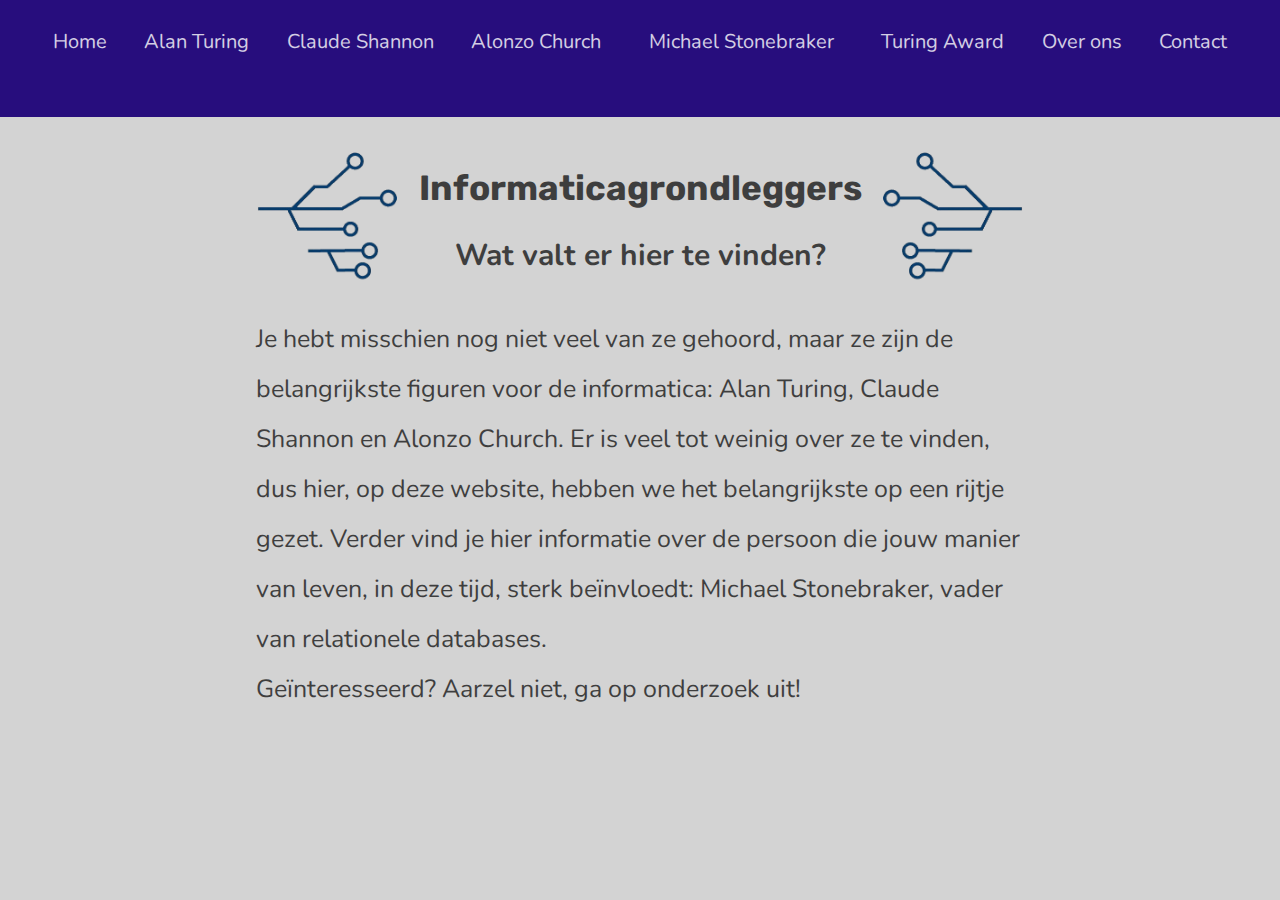
<file: index.html>
<!DOCTYPE html>
<html lang="nl">

<head>
  <meta charset="utf-8" />
  <meta name="viewport" content="width=device-width, initial-scale=1.0" />
  <meta http-equiv="X-UA-Compatible" content="ie=edge" />
  <title>Grondleggers van de informatica</title>
  <link href="https://fonts.googleapis.com/css?family=Nunito&display=swap" rel="stylesheet">
  <link href="https://fonts.googleapis.com/css?family=Rubik&display=swap" rel="stylesheet">
  <link href="./styles.css" rel="stylesheet" type="text/css"/>
  <link rel="icon" href='./img/favicon.ico' />
</head>

<body>
  <header>
    <nav>
      <ul class="mnu mnu-tog">
        <li class="mnu_item" id='home'><a href="#">Home</a></li>
        <li class="mnu_item"><a href="html/alan.html">Alan Turing</a></li>
        <li class="mnu_item"><a href="html/claude.html">Claude Shannon</a></li>
        <li class="mnu_item"><a href="html/alonzo.html">Alonzo Church</a></li>
        <li class="mnu_item" id='dropdown-li'>
          <div class="dropdown">
            <button class='mnubtn'>Michael Stonebraker</button>
            <div class="dropdown-content">
              <a href="./html/levensloop.html">Levensloop</a>
              <a href="./html/werk.html">Werk</a>
              <a href="./html/databases.html">Databases</a>
            </div>
          </div>
        </li>
        <li class="mnu_item"><a href="html/turing_award.html">Turing Award</a></li>
        <li class="mnu_item"><a href="html/about.html">Over ons</a></li>
        <li class="mnu_item"><a href="html/contact.htm">Contact</a></li>
      </ul>
      <div class='burger' onclick='collapseMenu(); removeInfo();'>
        <div class="line1"></div>
        <div class="line2"></div>
        <div class="line3"></div>
      </div>
    </nav>
  </header>
  <div class="text">
    <h1>Informaticagrondleggers</h1>
    <div class="h-img-p">
      <img src="img/homepage_pic_links.png" alt="elektronische wegen" id='home-pic-l' />
      <img src="img/homepage_pic_rechts.png" alt="elektronische wegen" id='home-pic-r' />
      <h2 id="home-h2">Wat valt er hier te vinden?</h2>
    <p class="informatie">
      Je hebt misschien nog niet veel van ze gehoord, maar ze zijn de
      belangrijkste figuren voor de informatica: Alan Turing, Claude Shannon
      en Alonzo Church.
      Er is veel tot weinig over ze te vinden, dus hier, op deze website,
      hebben we het belangrijkste op een rijtje gezet.
      Verder vind je hier
      informatie over de persoon die jouw manier van leven, in deze tijd,
      sterk beïnvloedt: Michael Stonebraker, vader van relationele
      databases. <br />
      Geïnteresseerd? Aarzel niet, ga op onderzoek uit!
    </p>
  </div>
  </div>
  <script src='./scoop.js'></script>
</body>

</html>
</file>
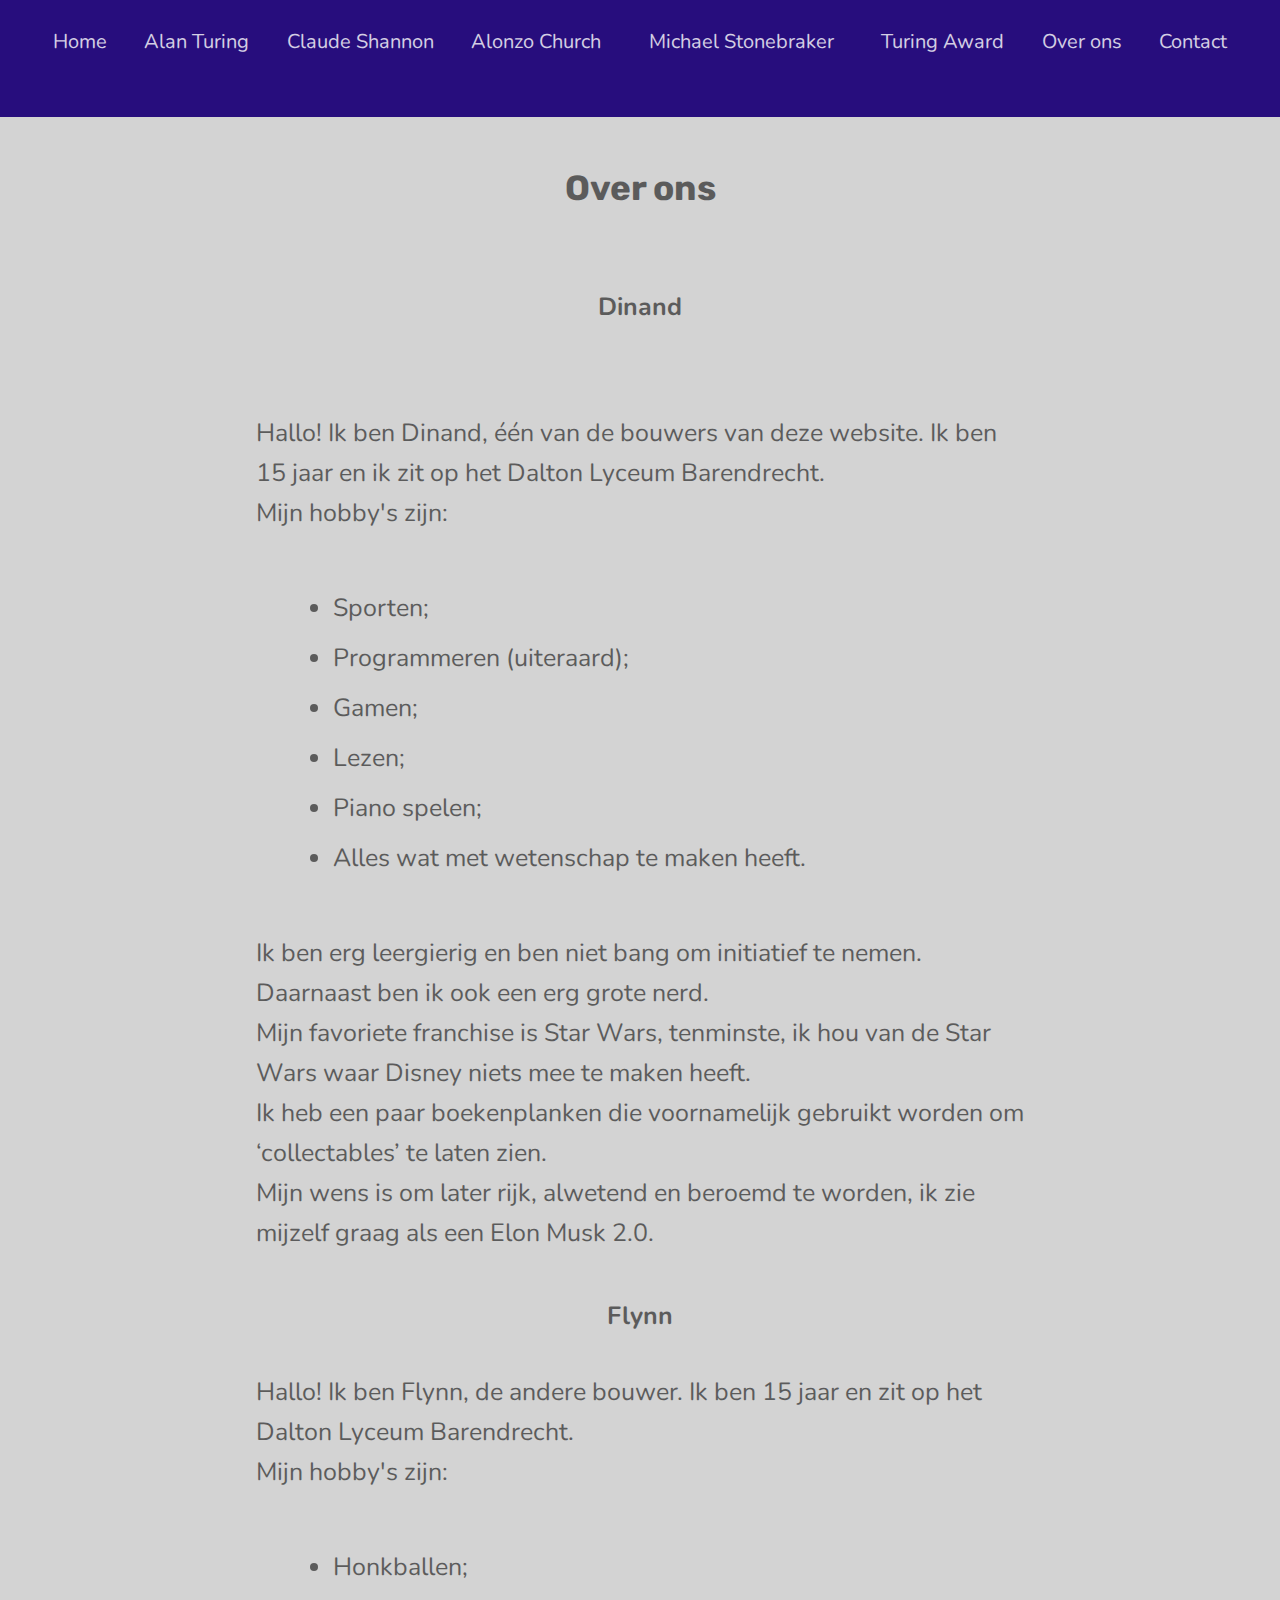
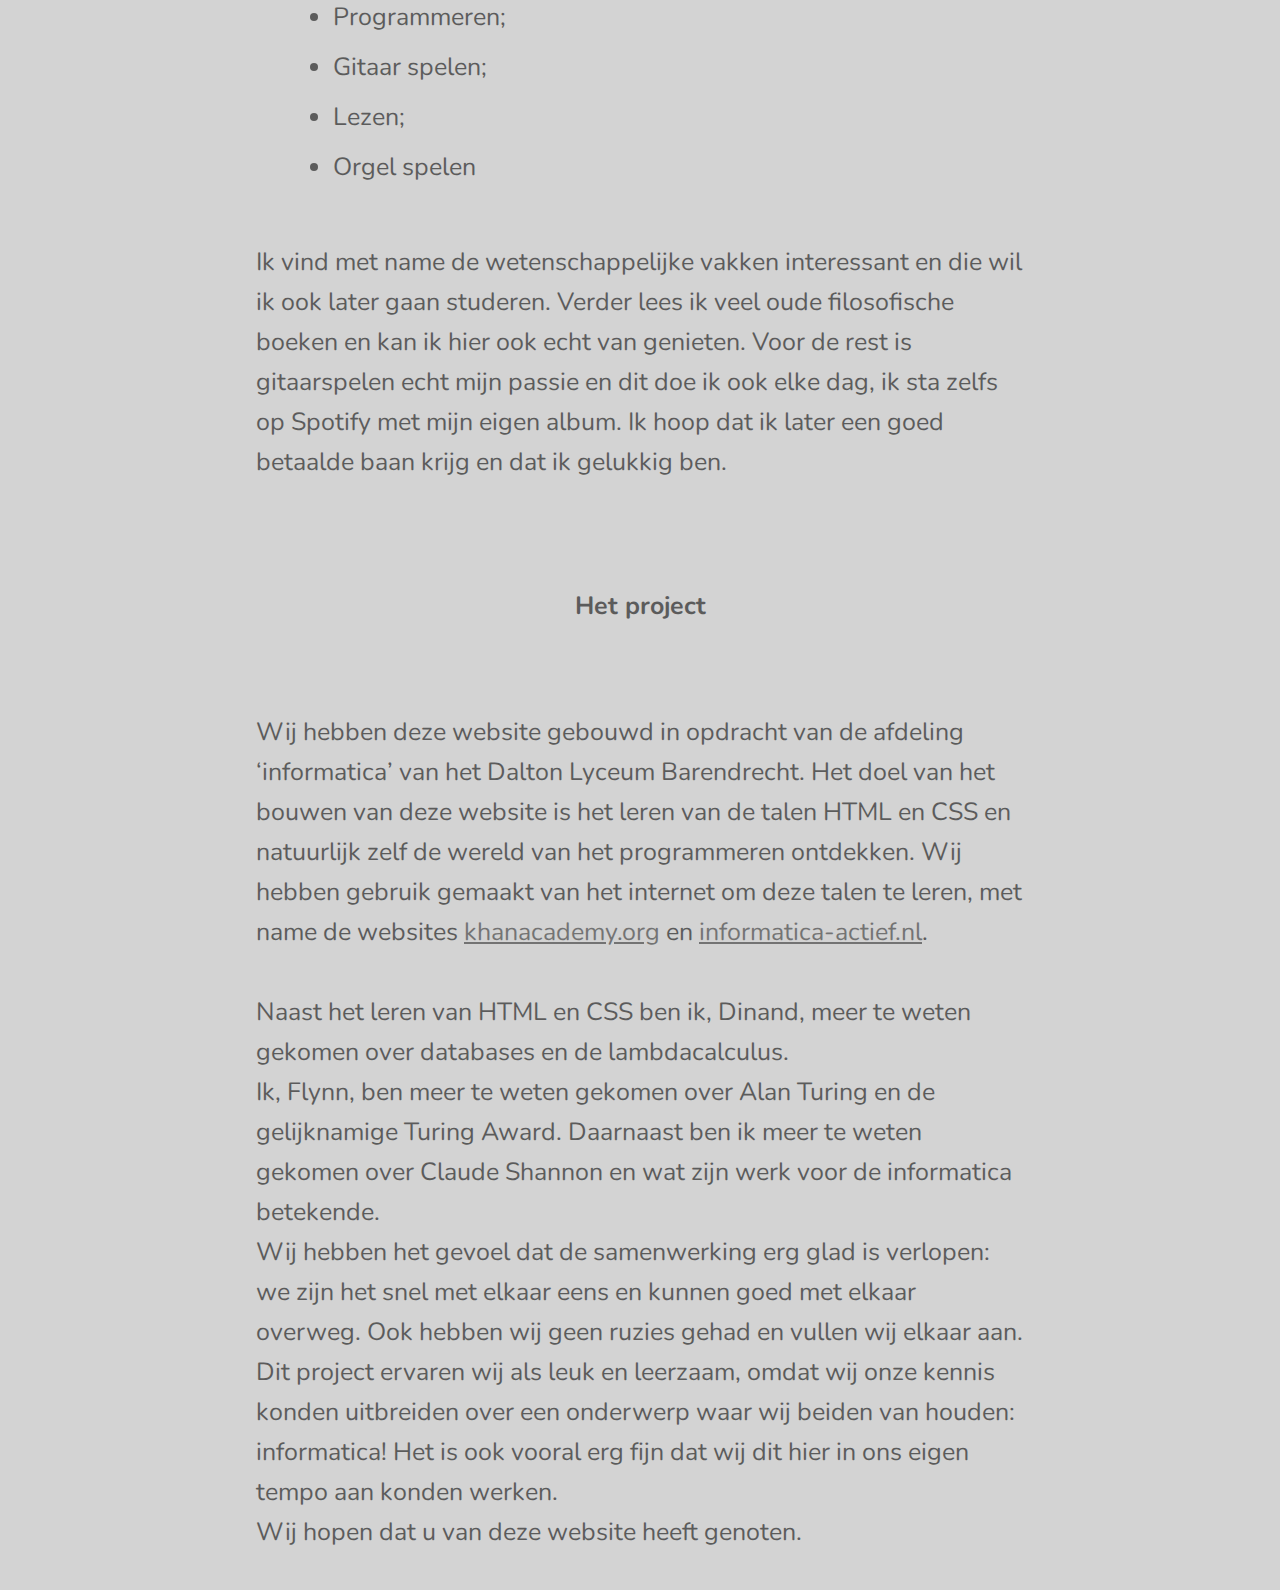
<file: html/about.html>
<!DOCTYPE html>
<html lang="nl">

<head>
  <meta charset="UTF-8" />
  <meta name="viewport" content="width=device-width, initial-scale=1.0" />
  <meta http-equiv="X-UA-Compatible" content="ie=edge" />
  <title>Over ons</title>
  <link href="https://fonts.googleapis.com/css?family=Nunito&display=swap" rel="stylesheet">
  <link href="https://fonts.googleapis.com/css?family=Rubik&display=swap" rel="stylesheet">
  <link href="../styles.css" rel="stylesheet" type="text/css"/>
  <link rel="icon" href='../img/favicon.ico' />
</head>

<body>
  <header>
    <nav class='wrapper'>
      <ul class="mnu">
        <li class="mnu_item"><a href="../index.html">Home</a></li>
        <li class="mnu_item"><a href="alan.html">Alan Turing</a></li>
        <li class="mnu_item"><a href="claude.html">Claude Shannon</a></li>
        <li class="mnu_item"><a href="alonzo.html">Alonzo Church</a></li>
        <li class="mnu_item">
          <div class="dropdown">
            <button class='mnubtn'>Michael Stonebraker</button>
            <div class="dropdown-content">
              <a href="./levensloop.html">Levensloop</a>
              <a href="./werk.html">Werk</a>
              <a href="./databases.html">Databases</a>
            </div>
          </div>
        </li>
        <li class="mnu_item"><a href="turing_award.html">Turing Award</a></li>
        <li class="mnu_item" id='home'><a href="#">Over ons</a></li>
        <li class="mnu_item"><a href="contact.htm">Contact</a></li>
      </ul>
       <div class='burger' onclick='collapseMenu(); removeInfo();'>
        <div class="line1"></div>
        <div class="line2"></div>
        <div class="line3"></div>
      </div>
    </nav>
  </header>
  <div class="text">
  <section>
    <h1>Over ons</h1>
    <br />
    <article>
      <h2 class='onzeNaam'>Dinand</h2>
      <br />
      <p>
        Hallo! Ik ben Dinand, één van de bouwers van deze website. Ik ben 15 jaar en ik zit op het Dalton Lyceum
        Barendrecht.
      </p>
      <p>
        Mijn hobby's zijn:</p>
      <br />
      <ul class='hobbys'>
        <li>Sporten;</li>
        <li>Programmeren (uiteraard);</li>
        <li>Gamen;</li>
        <li>Lezen;</li>
        <li>Piano spelen;</li>
        <li>Alles wat met wetenschap te maken heeft.</li>
      </ul>
      <br />
      <p>
        Ik ben erg leergierig en ben niet bang om initiatief te nemen. Daarnaast ben ik ook een erg grote nerd. <br>
        Mijn favoriete franchise is Star Wars, tenminste, ik hou van de Star Wars waar Disney niets mee te maken heeft.
        <br> Ik heb een paar boekenplanken die voornamelijk gebruikt worden om ‘collectables’ te laten zien.
        <br> Mijn wens is om later rijk, alwetend en beroemd te worden, ik zie mijzelf graag als een Elon Musk 2.0.
      </p>
      <h2 class='onzeNaam'>Flynn</h2>
      <p>
        Hallo! Ik ben Flynn, de andere bouwer. Ik ben 15 jaar en zit op het Dalton Lyceum Barendrecht. <br/>
      </p>
      <p>
        Mijn hobby's zijn:
      </p>
        <br />
        <ul class='hobbys'>
          <li>Honkballen;</li>
          <li>Programmeren;</li>
          <li>Gitaar spelen;</li>
          <li>Lezen;</li>
          <li>Orgel spelen</li>
        </ul>
        <br />
      <p>
        Ik vind met name de wetenschappelijke vakken interessant en die wil ik ook later gaan studeren. Verder lees ik
        veel oude filosofische boeken en kan ik hier ook echt van genieten. Voor de rest is gitaarspelen echt mijn
        passie en dit doe ik ook elke dag, ik sta zelfs op Spotify met mijn eigen album. Ik hoop dat ik later een
        goed betaalde baan krijg en dat ik gelukkig ben.
      </p>
    </article>
    <br/>
    <article class='project'>
      <h2 class='onzeNaam'>Het project</h2>
      <br />
      <p>
        Wij hebben deze website gebouwd in opdracht van de afdeling ‘informatica’ van het Dalton Lyceum Barendrecht.
        Het doel van het bouwen van deze website is het leren van de talen HTML en CSS en natuurlijk zelf de wereld van
        het programmeren ontdekken. Wij hebben gebruik gemaakt van het internet om deze talen te leren, met name de
        websites <a class='click' href="https://nl.khanacademy.org" target="_blank">khanacademy.org</a> en
        <a class='click' href="https://www.informatica-actief.nl" target="_blank">informatica-actief.nl</a>.
        <br /><br />
        Naast het leren
        van HTML en CSS ben ik, Dinand, meer te weten gekomen over databases en de lambdacalculus. <br> Ik, Flynn, ben
        meer te weten gekomen over Alan Turing en de gelijknamige Turing Award. Daarnaast ben ik meer te weten
        gekomen over Claude Shannon en wat zijn werk voor de informatica betekende.
      </p>
      <p>
        Wij hebben het gevoel dat de samenwerking erg glad is verlopen: we zijn het snel met elkaar
        eens en kunnen goed met elkaar
        overweg. Ook hebben wij geen ruzies gehad en vullen wij elkaar aan.
        Dit project ervaren wij als leuk en leerzaam, omdat wij onze kennis konden uitbreiden over een onderwerp
        waar wij beiden van houden: informatica! Het is ook vooral erg fijn dat wij dit hier in ons eigen tempo
        aan konden werken. <br> Wij hopen dat u van deze website heeft genoten.
      </p>
    </article>
  </section>
</div>
  <script src='../scoop.js'></script>
</body>

</html>
</file>
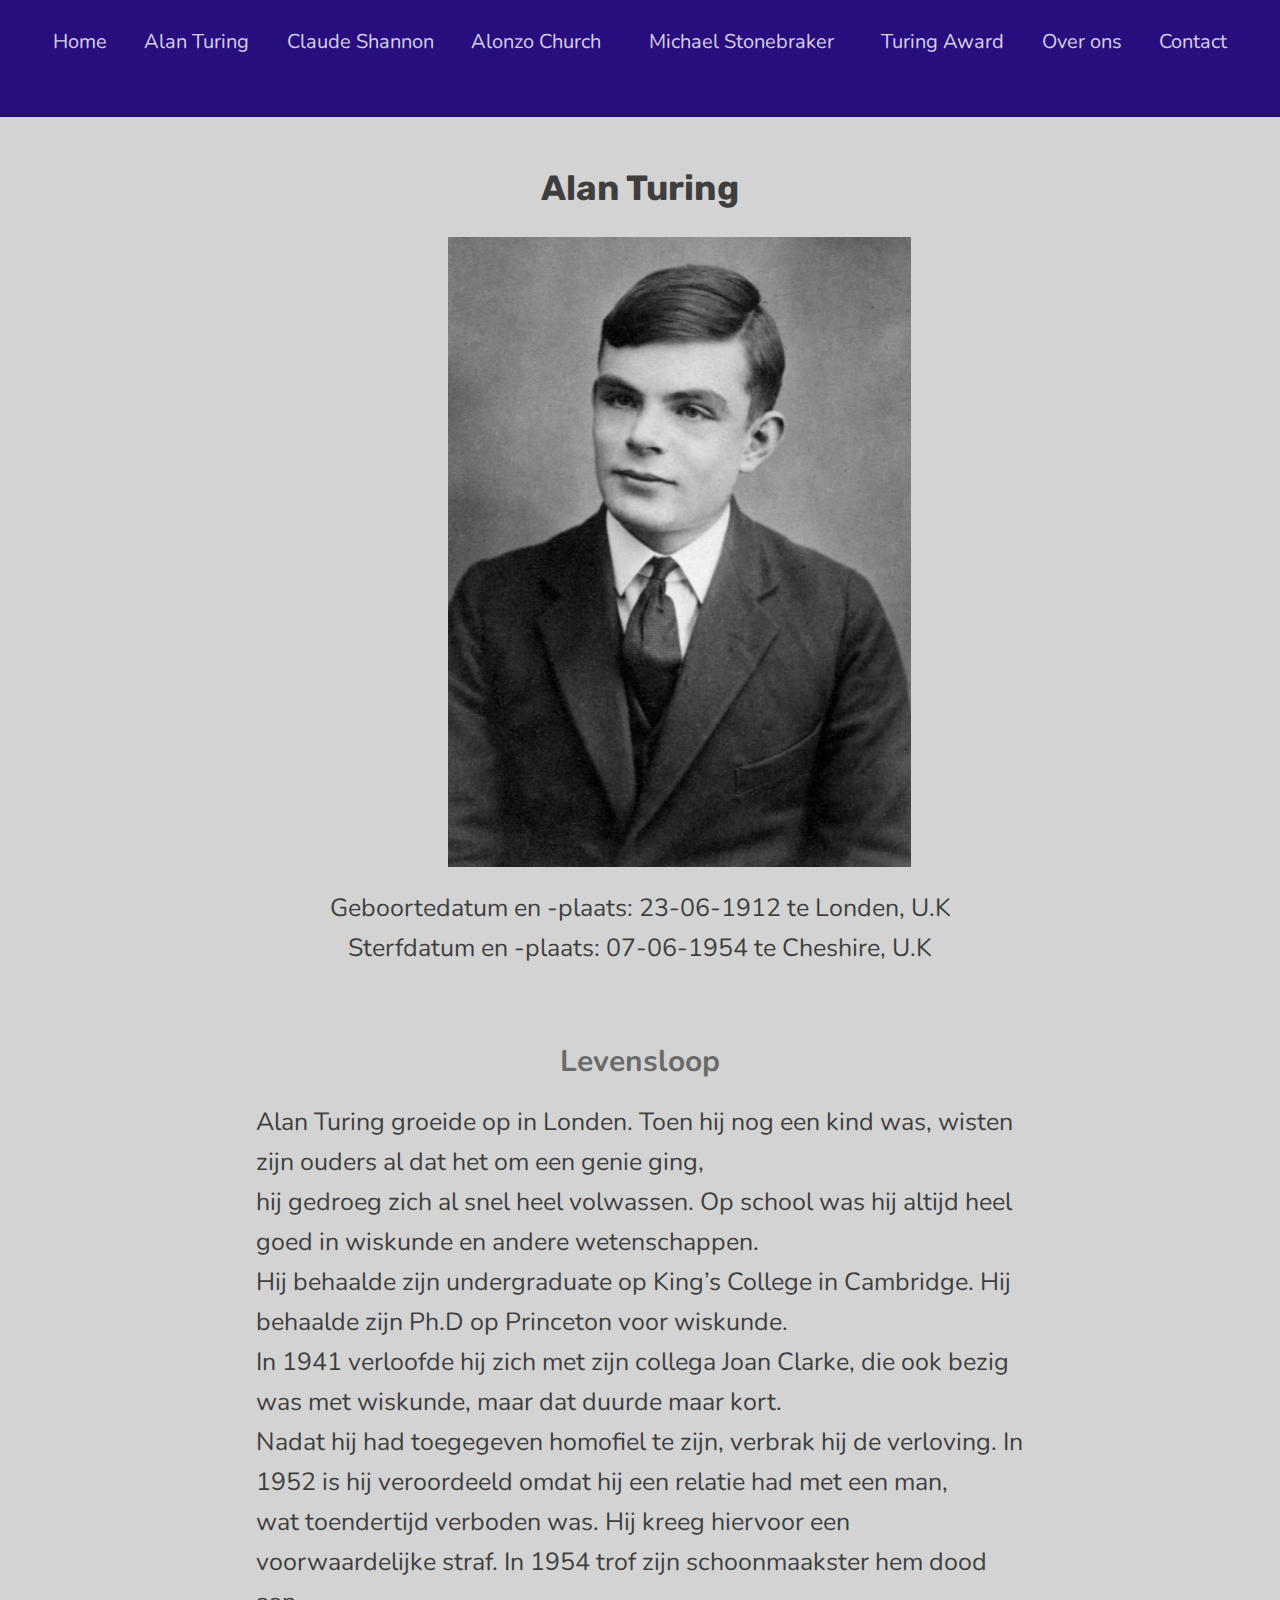
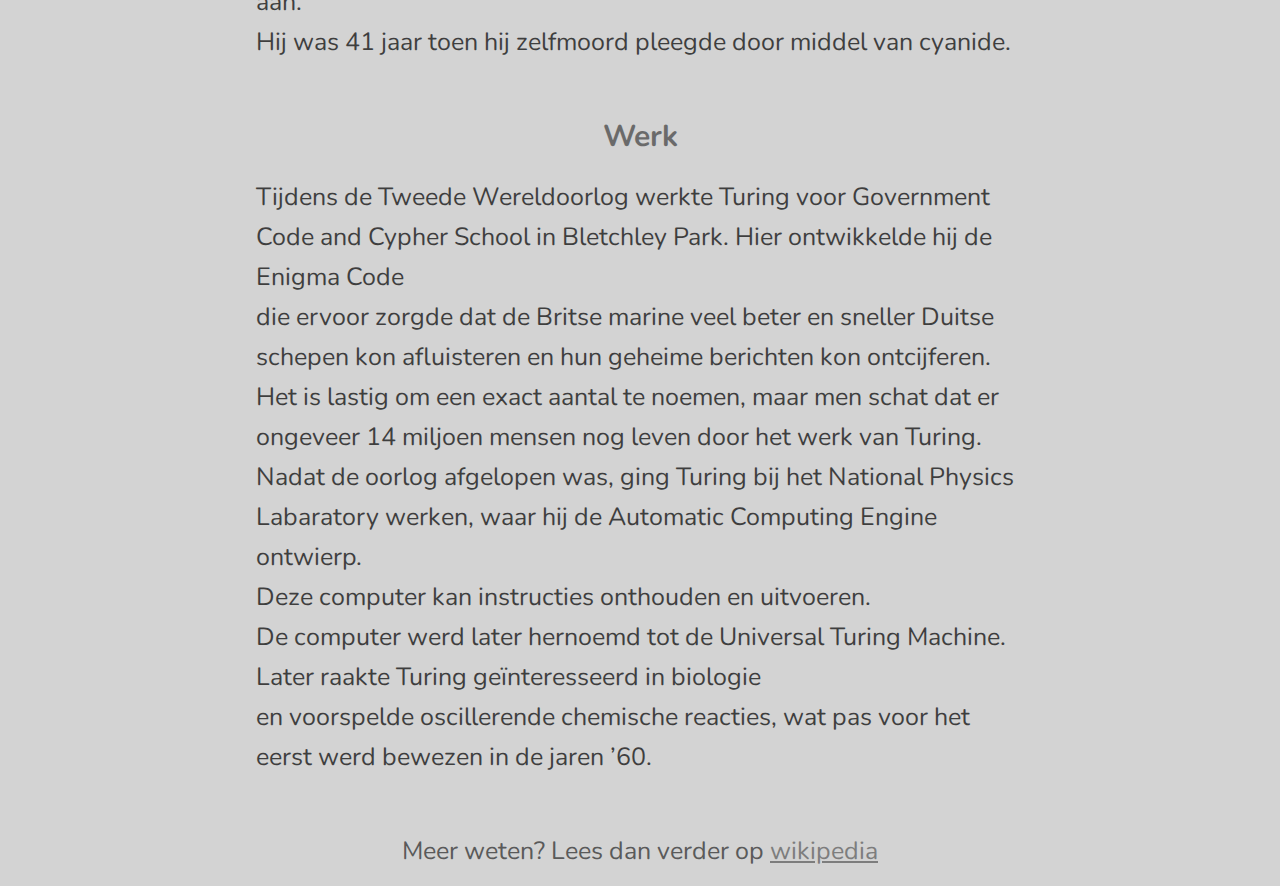
<file: html/alan.html>
<!DOCTYPE html>
<html lang="nl">

<head>
  <meta charset="UTF-8" />
  <meta name="viewport" content="width=device-width, initial-scale=1.0" />
  <meta http-equiv="X-UA-Compatible" content="ie=edge" />
  <title>Alan Turing</title>
  <link href="https://fonts.googleapis.com/css?family=Nunito&display=swap" rel="stylesheet">
  <link href="https://fonts.googleapis.com/css?family=Rubik&display=swap" rel="stylesheet">
  <link href="../styles.css" rel="stylesheet" type="text/css"/>
  <link rel="icon" href='../img/favicon.png' />
</head>

<body>
  <header>
    <nav class='wrapper'>
      <ul class="mnu">
        <li class="mnu_item"><a href="../index.html">Home</a></li>
        <li class="mnu_item" id='home'><a href="#">Alan Turing</a></li>
        <li class="mnu_item"><a href="claude.html">Claude Shannon</a></li>
        <li class="mnu_item"><a href="alonzo.html">Alonzo Church</a></li>
        <li class="mnu_item">
          <div class="dropdown">
            <button class='mnubtn'>Michael Stonebraker</button>
            <div class="dropdown-content">
              <a href="./levensloop.html">Levensloop</a>
              <a href="./werk.html">Werk</a>
              <a href="./databases.html">Databases</a>
            </div>
          </div>
        </li>
        <li class="mnu_item"><a href="turing_award.html">Turing Award</a></li>
        <li class="mnu_item"><a href="about.html">Over ons</a></li>
        <li class="mnu_item"><a href="contact.htm">Contact</a></li>
      </ul>
      <div class='burger' onclick='collapseMenu(); removeInfo();'>
        <div class="line1"></div>
        <div class="line2"></div>
        <div class="line3"></div>
      </div>
    </nav>
  </header>
  <div class="text">
    <h1>Alan Turing</h1>
    <div class="piqbio">
      <img id='turimg' src="../img/alan_turing.jpg" alt="Een jonge Alan Turing." />
      <p class='bio'>
        Geboortedatum en -plaats: 23-06-1912 te Londen, U.K <br />
        Sterfdatum en -plaats: 07-06-1954 te Cheshire, U.K
      </p>
    </div>
    <br />
    <br />
    <article>
      <h2>Levensloop</h2>
      <p>
        Alan Turing groeide op in Londen. Toen hij nog een kind was, wisten
        zijn ouders al dat het om een genie ging, <br />
        hij gedroeg zich al snel heel volwassen. Op school was hij altijd heel
        goed in wiskunde en andere wetenschappen. <br />
        Hij behaalde zijn undergraduate op King’s College in Cambridge. Hij
        behaalde zijn Ph.D op Princeton voor wiskunde. <br />
        In 1941 verloofde hij zich met zijn collega Joan Clarke, die ook bezig
        was met wiskunde, maar dat duurde maar kort. <br />
        Nadat hij had toegegeven homofiel te zijn, verbrak hij de verloving.
        In 1952 is hij veroordeeld omdat hij een relatie had met een man,
        <br />
        wat toendertijd verboden was. Hij kreeg hiervoor een voorwaardelijke
        straf. In 1954 trof zijn schoonmaakster hem dood aan. <br />
        Hij was 41 jaar toen hij zelfmoord pleegde door middel van cyanide.
      </p>
      <br />
      <h2>Werk</h2>
      <p>
        Tijdens de Tweede Wereldoorlog werkte Turing voor Government Code and
        Cypher School in Bletchley Park. Hier ontwikkelde hij de Enigma Code
        <br />
        die ervoor zorgde dat de Britse marine veel beter en sneller Duitse
        schepen kon afluisteren en hun geheime berichten kon ontcijferen.
        <br />
        Het is lastig om een exact aantal te noemen, maar men schat dat er
        ongeveer 14 miljoen mensen nog leven door het werk van Turing. <br />
        Nadat de oorlog afgelopen was, ging Turing bij het National Physics
        Labaratory werken, waar hij de Automatic Computing Engine ontwierp.
        <br />
        Deze computer kan instructies onthouden en uitvoeren. <br />
        De computer werd later hernoemd tot de Universal Turing Machine. Later
        raakte Turing geïnteresseerd in biologie <br />
        en voorspelde oscillerende chemische reacties, wat pas voor het eerst
        werd bewezen in de jaren ’60.
      </p>
    </article>
  <footer>
    <p>Meer weten? Lees dan verder op
      <a class='wiki' href="http://bit.ly/34ZuV5c" target="_blank">wikipedia</a>
    </p>
  </footer>
</div>
  <script src='../scoop.js'></script>
</body>

</html>
</file>
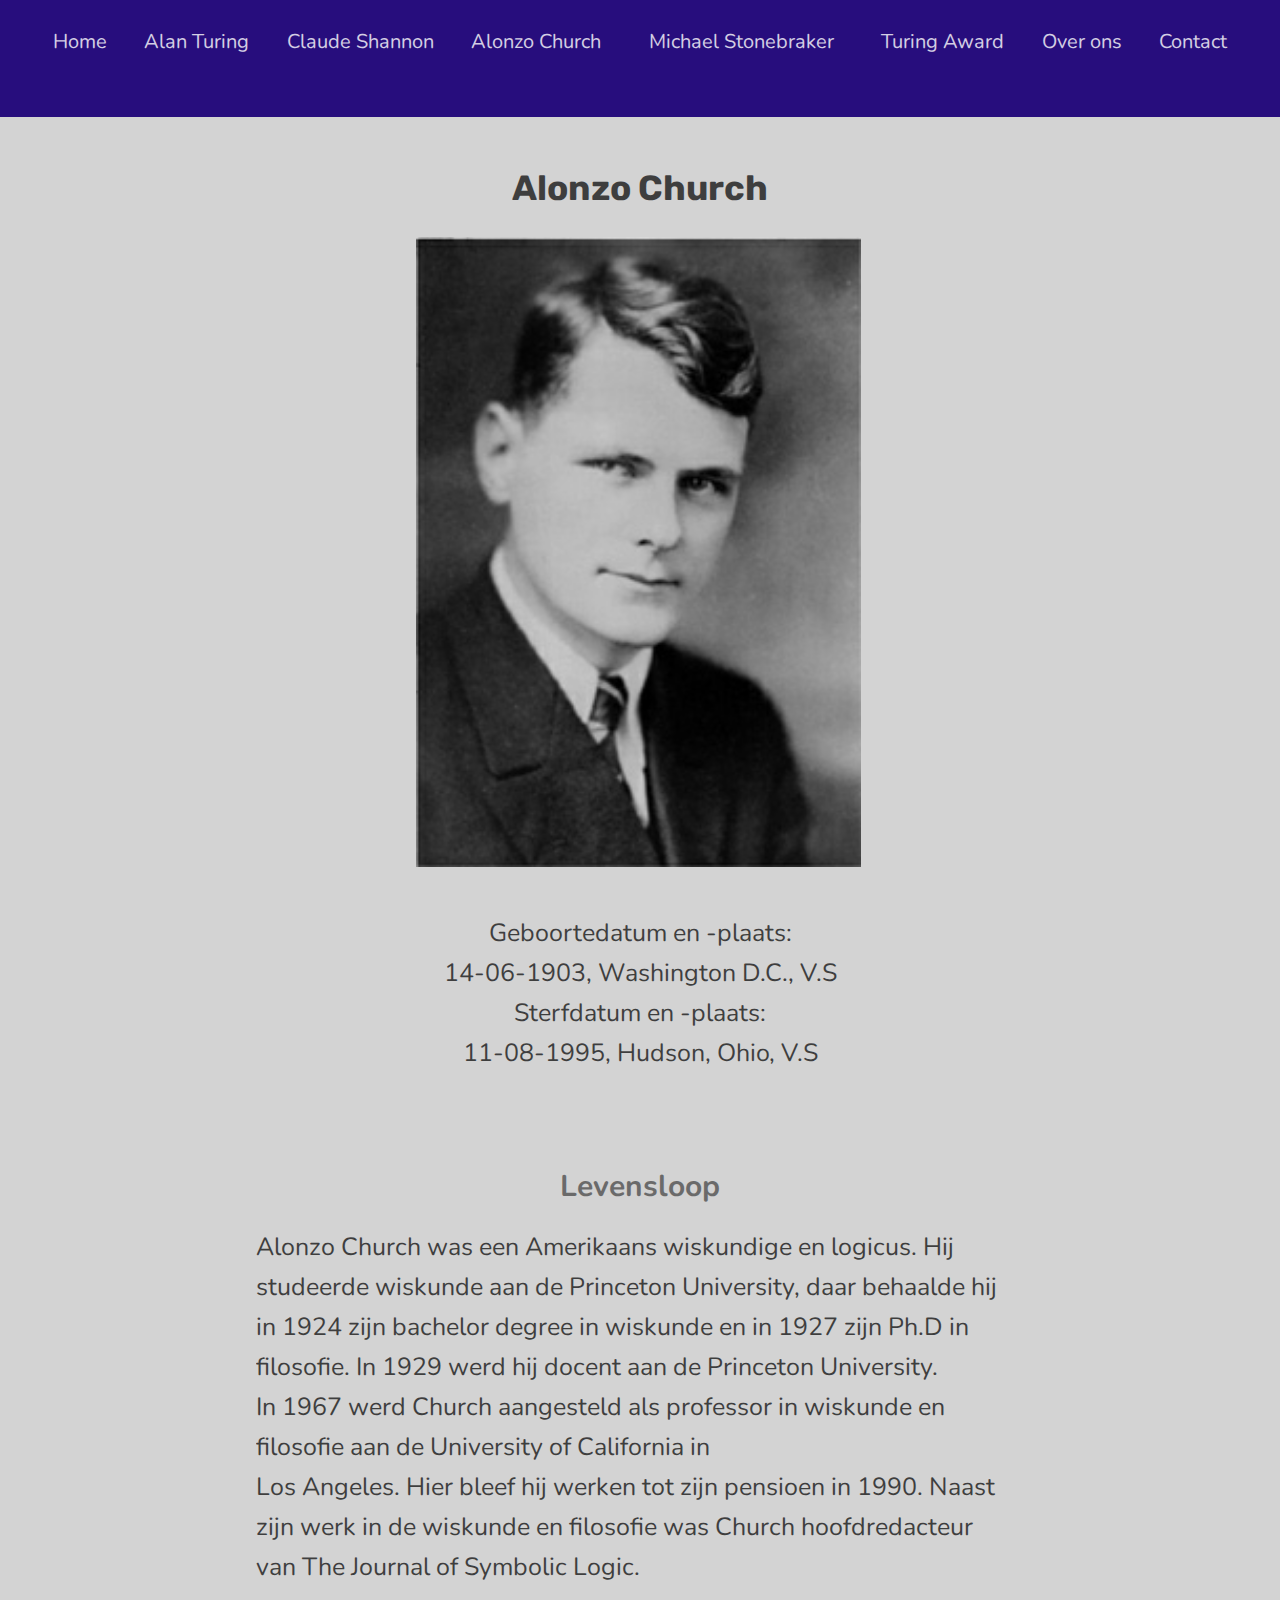
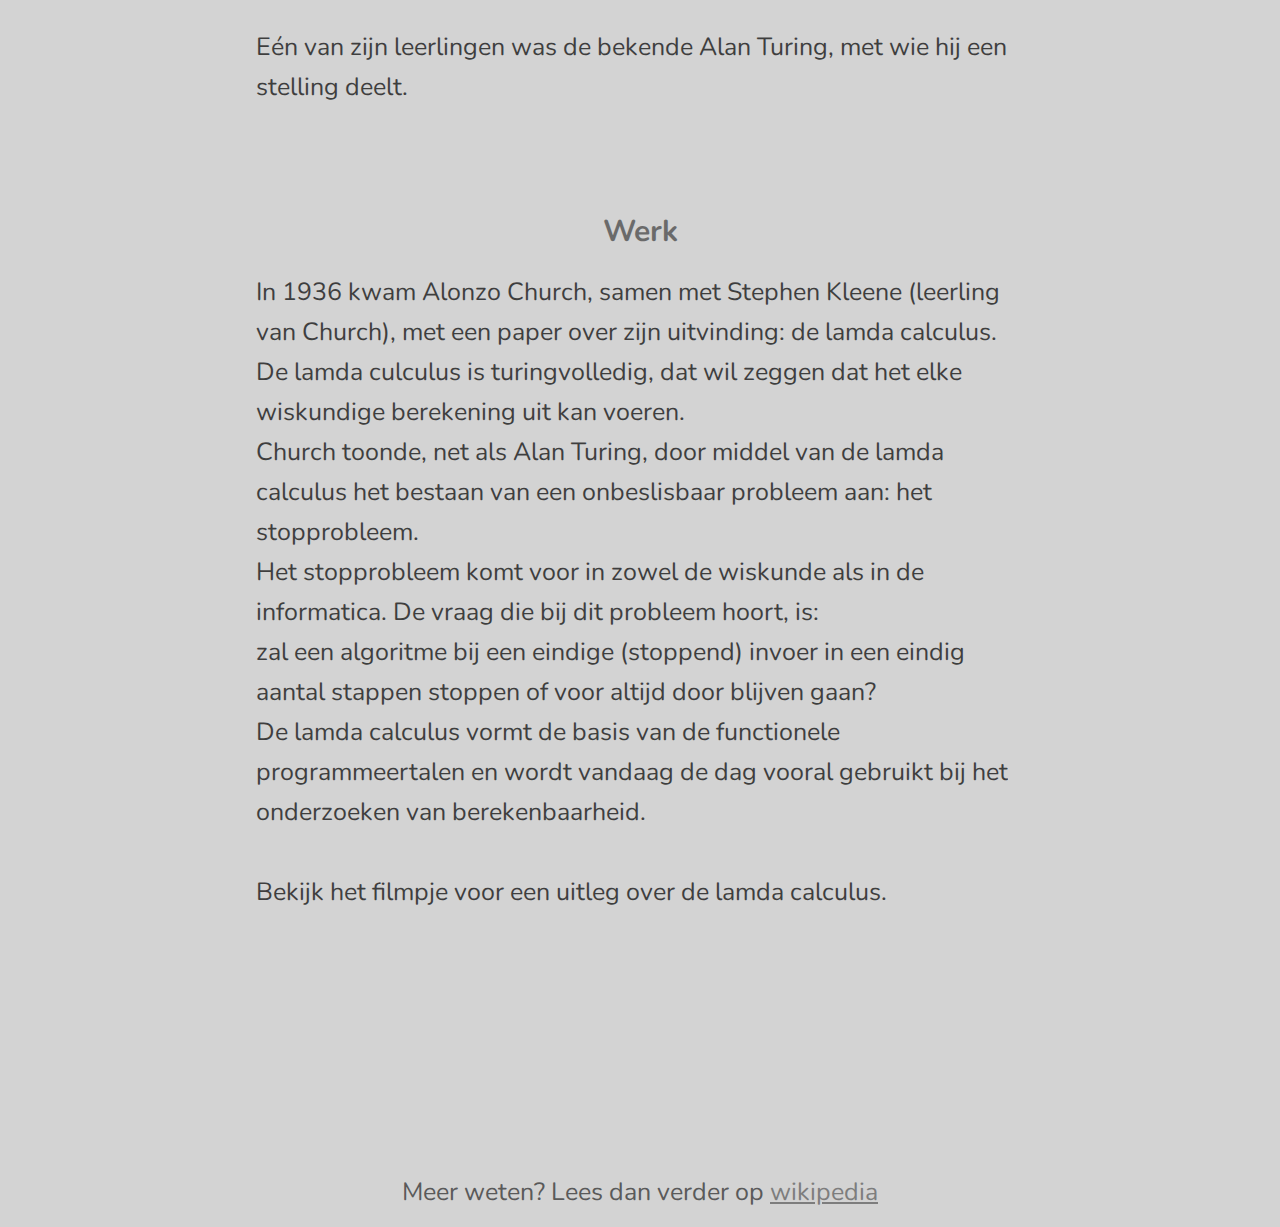
<file: html/alonzo.html>
<!DOCTYPE html>
<html lang="nl">

<head>
  <meta charset="UTF-8" />
  <meta name="viewport" content="width=device-width, initial-scale=1.0" />
  <meta http-equiv="X-UA-Compatible" content="ie=edge" />
  <title>Alonzo Church</title>
  <link href="https://fonts.googleapis.com/css?family=Nunito&display=swap" rel="stylesheet" />
  <link href="https://fonts.googleapis.com/css?family=Rubik&display=swap" rel="stylesheet" />
  <link href="../styles.css" rel="stylesheet" type="text/css"/>
  <link rel="icon" href='../img/favicon.png' />
</head>

<body>
  <header>
    <nav class='wrapper'>
      <ul class="mnu">
        <li class="mnu_item"><a href="../index.html">Home</a></li>
        <li class="mnu_item"><a href="alan.html">Alan Turing</a></li>
        <li class="mnu_item"><a href="claude.html">Claude Shannon</a></li>
        <li class="mnu_item" id='home'><a href="#">Alonzo Church</a></li>
        <li class="mnu_item">
          <div class="dropdown">
            <button class='mnubtn'>Michael Stonebraker</button>
            <div class="dropdown-content">
              <a href="./levensloop.html">Levensloop</a>
              <a href="./werk.html">Werk</a>
              <a href="./databases.html">Databases</a>
            </div>
          </div>
        </li>
        <li class="mnu_item"><a href="turing_award.html">Turing Award</a></li>
        <li class="mnu_item"><a href="about.html">Over ons</a></li>
        <li class="mnu_item"><a href="contact.htm">Contact</a></li>
      </ul>
      <div class='burger' onclick='collapseMenu(); removeInfo();'>
        <div class="line1"></div>
        <div class="line2"></div>
        <div class="line3"></div>
      </div>
    </nav>
  </header>
  <div class="text">
    <h1>Alonzo Church</h1>
    <img id='alzimg' src="../img/alonzo_church.jpg" alt="Een jonge Alonzo Church." />
    <article class='bio'>
      <p>
        Geboortedatum en -plaats: </p><p>14-06-1903, Washington D.C., V.S </p>
        <p>Sterfdatum en -plaats: </p><p>11-08-1995, Hudson, Ohio, V.S
      </p>
    </article>
    <article class='levensloop'>

      <br />
      <h2>Levensloop</h2>
      <p>
        Alonzo Church was een Amerikaans wiskundige en logicus. Hij studeerde
        wiskunde aan de Princeton University, daar behaalde hij <br />
        in 1924 zijn bachelor degree in wiskunde en in 1927 zijn Ph.D in
        filosofie. In 1929 werd hij docent aan de
        Princeton University. <br /> In 1967 werd Church aangesteld als professor in
        wiskunde en filosofie aan de University of California in <br />
        Los Angeles. Hier bleef hij werken tot zijn pensioen in 1990. Naast
        zijn werk in de wiskunde en filosofie was Church hoofdredacteur <br />
        van The Journal of Symbolic Logic. <br /><br />
        Eén van zijn leerlingen was de bekende Alan Turing, met wie hij een
        stelling deelt.
      </p>
      <br /><br />
      <h2>Werk</h2>
      <p>
        In 1936 kwam Alonzo Church, samen met Stephen Kleene (leerling van
        Church), met een paper over zijn uitvinding: de lamda calculus. <br />
        De lamda culculus is turingvolledig, dat wil zeggen dat het elke
        wiskundige berekening uit kan voeren. <br />
        Church toonde, net als Alan Turing, door middel van de lamda calculus
        het bestaan van een onbeslisbaar probleem aan: het stopprobleem.
        <br />
        Het stopprobleem komt voor in zowel de wiskunde als in de informatica.
        De vraag die bij dit probleem hoort, is: <br />
        zal een algoritme bij een eindige (stoppend) invoer in een eindig
        aantal stappen stoppen of voor altijd door blijven gaan? <br />
        De lamda calculus vormt de basis van de functionele programmeertalen
        en wordt vandaag de dag vooral gebruikt bij het onderzoeken van
        berekenbaarheid. <br /><br />
        Bekijk het filmpje voor een uitleg over de lamda calculus.<br /><br />

      </p>
      <iframe src="https://www.youtube.com/embed/d0yEXKas8xE" frameborder="0"
        allow="accelerometer; autoplay; encrypted-media; gyroscope; picture-in-picture" allowfullscreen>
      </iframe>

    </article>
  <footer>
    <p>Meer weten? Lees dan verder op
      <a class='wiki' href="http://bit.ly/375PePM" target="_blank">wikipedia</a>
    </p>
  </footer>
</div>
  <script src='../scoop.js'></script>
</body>

</html>
</file>
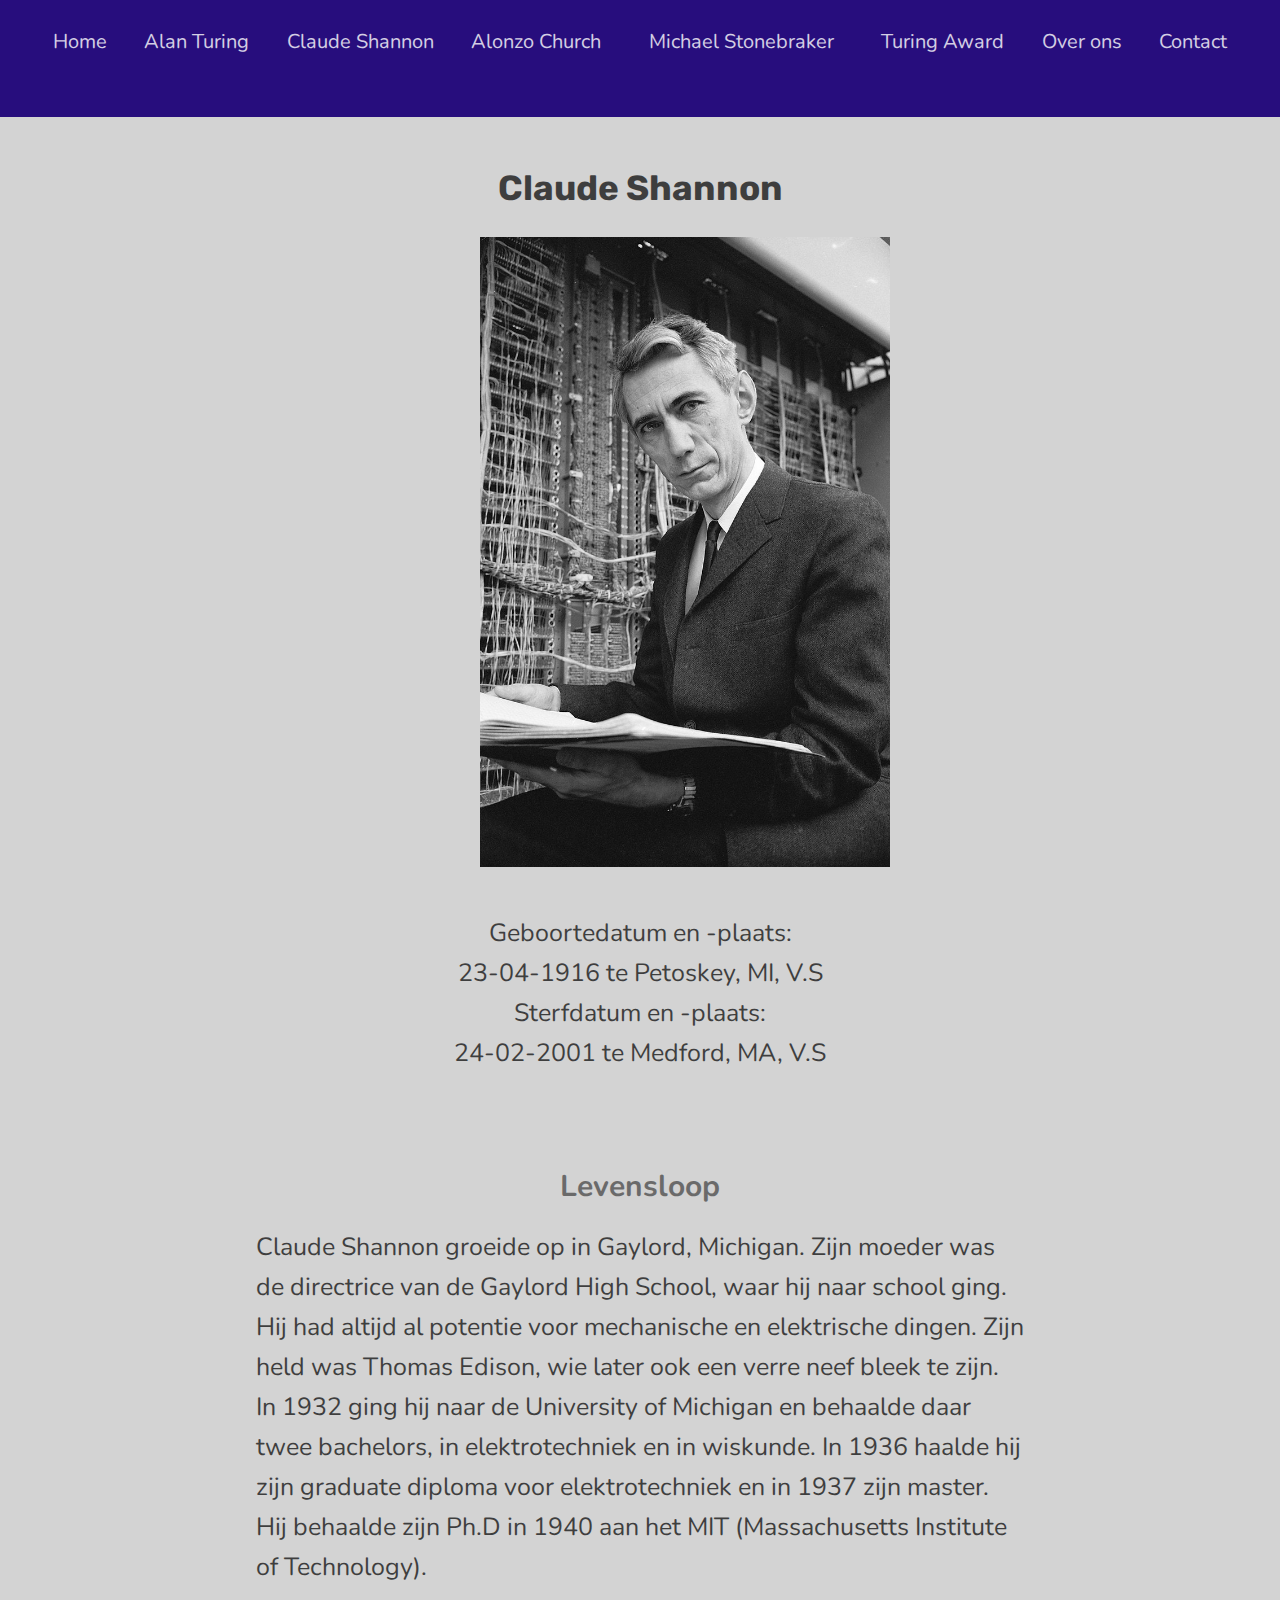
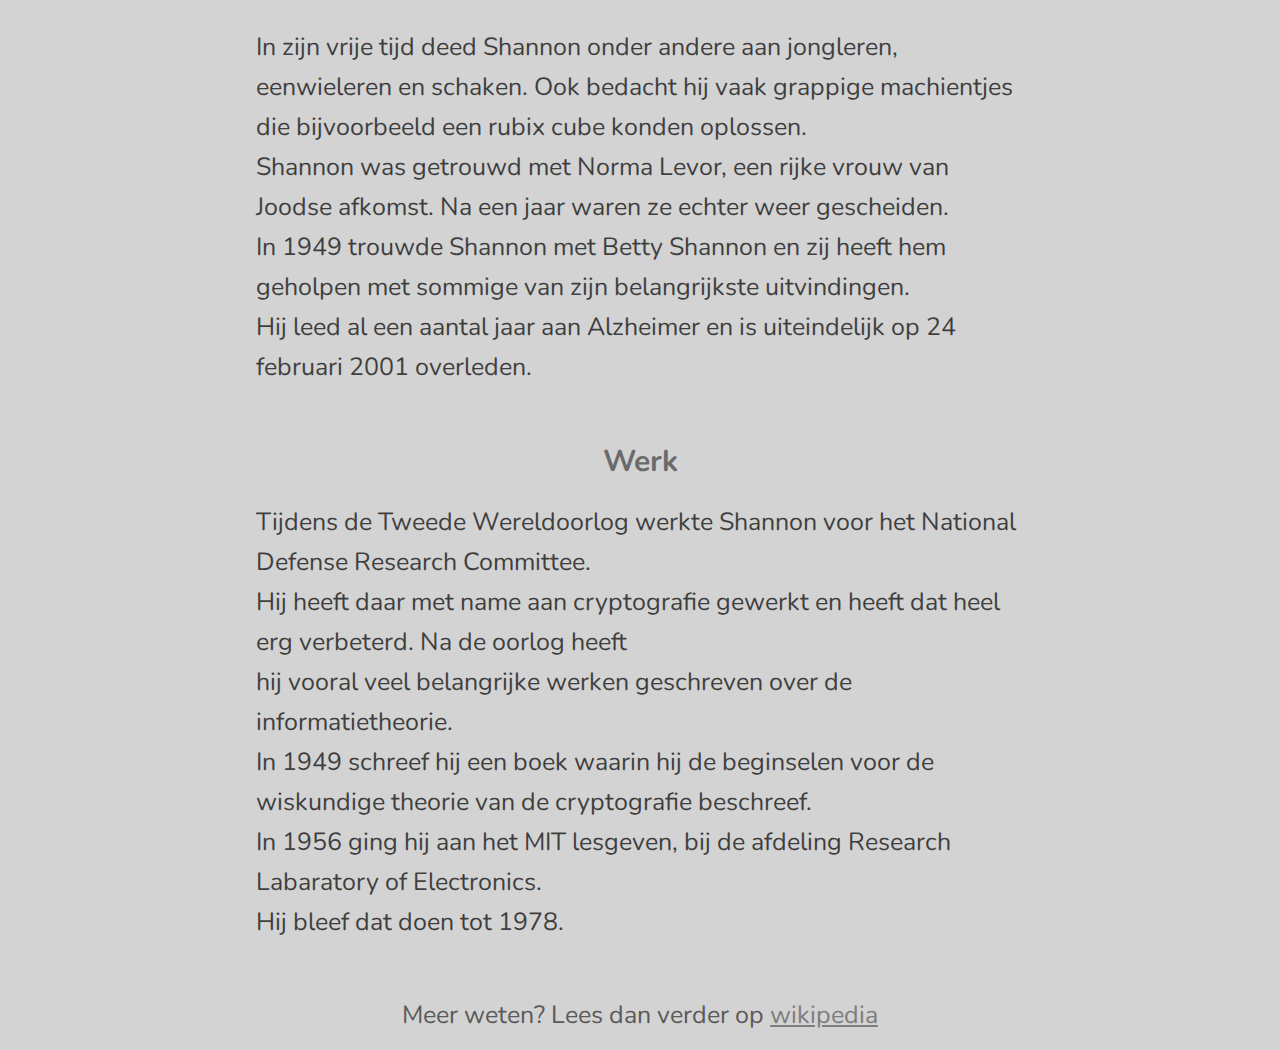
<file: html/claude.html>
<!DOCTYPE html>
<html lang="nl">

<head>
  <meta charset="UTF-8" />
  <meta name="viewport" content="width=device-width, initial-scale=1.0" />
  <meta http-equiv="X-UA-Compatible" content="ie=edge" />
  <title>Claude Shannon</title>
  <link href="https://fonts.googleapis.com/css?family=Nunito&display=swap" rel="stylesheet">
  <link href="https://fonts.googleapis.com/css?family=Rubik&display=swap" rel="stylesheet">
  <link href="../styles.css" rel="stylesheet" type="text/css"/>
  <link rel="icon" href='../img/favicon.png' />
</head>

<body>
  <header>
    <nav class="wrapper">
      <ul class="mnu">
        <li class="mnu_item"><a href="../index.html">Home</a></li>
        <li class="mnu_item"><a href="alan.html">Alan Turing</a></li>
        <li class="mnu_item" id='home'><a href="#">Claude Shannon</a></li>
        <li class="mnu_item"><a href="alonzo.html">Alonzo Church</a></li>
        <li class="mnu_item">
          <div class="dropdown">
            <button class='mnubtn'>Michael Stonebraker</button>
            <div class="dropdown-content">
              <a href="./levensloop.html">Levensloop</a>
              <a href="./werk.html">Werk</a>
              <a href="./databases.html">Databases</a>
            </div>
          </div>
        </li>
        <li class="mnu_item"><a href="turing_award.html">Turing Award</a></li>
        <li class="mnu_item"><a href="about.html">Over ons</a></li>
        <li class="mnu_item"><a href="contact.htm">Contact</a></li>
      </ul>
      <div class='burger' onclick='collapseMenu(); removeInfo();'>
        <div class="line1"></div>
        <div class="line2"></div>
        <div class="line3"></div>
      </div>
    </nav>
  </header>
  <div class="text">
    <h1>Claude Shannon</h1>
    <img id='cldimg' src="../img/claude_shannon.jpg" alt="Claude Shannon met een boek in zijn hand." />
    <article class="bio">
      <p>
        Geboortedatum en -plaats: </p><p>23-04-1916 te Petoskey, MI, V.S </p>
        <p>Sterfdatum en -plaats: </p><p>24-02-2001 te Medford, MA, V.S
      </p>
    </article>
    <article class="levensloop">
      <br />
      <h2>Levensloop</h2>
      <p>
        Claude Shannon groeide op in Gaylord, Michigan. Zijn moeder was de
        directrice van de Gaylord High School, waar hij naar school ging.
        <br />
        Hij had altijd al potentie voor mechanische en elektrische dingen.
        Zijn held was Thomas Edison, wie later ook een verre neef bleek te
        zijn. <br />
        In 1932 ging hij naar de University of Michigan en behaalde daar twee
        bachelors, in elektrotechniek en in wiskunde. In 1936 haalde hij
        <br />
        zijn graduate diploma voor elektrotechniek en in 1937 zijn master.
        Hij behaalde zijn Ph.D in 1940 aan het MIT (Massachusetts Institute of Technology). <br /><br />
        In zijn vrije tijd deed Shannon onder andere aan jongleren,
        eenwieleren en schaken. Ook bedacht hij vaak grappige machientjes die
        bijvoorbeeld een rubix cube konden oplossen. <br />
        Shannon was getrouwd met Norma Levor, een rijke vrouw van Joodse afkomst. Na een jaar
        waren ze echter weer gescheiden. <br />
        In 1949 trouwde Shannon met Betty Shannon en zij heeft hem geholpen
        met sommige van zijn belangrijkste uitvindingen. <br />
        Hij leed al een aantal jaar aan Alzheimer en is uiteindelijk op 24
        februari 2001 overleden.
      </p>
      <br />
      <h2>Werk</h2>
      <p>
        Tijdens de Tweede Wereldoorlog werkte Shannon voor het National
        Defense Research Committee. <br />
        Hij heeft daar met name aan cryptografie gewerkt en heeft dat heel erg
        verbeterd. Na de oorlog heeft <br />
        hij vooral veel belangrijke werken geschreven over de
        informatietheorie. <br />
        In 1949 schreef hij een boek waarin hij de beginselen voor de
        wiskundige theorie van de cryptografie beschreef.<br />
        In 1956 ging hij aan het MIT lesgeven, bij de afdeling Research
        Labaratory of Electronics. <br />
        Hij bleef dat doen tot 1978.
      </p>
    </article>
  <footer>
    <p>Meer weten? Lees dan verder op
      <a class='wiki' href="http://bit.ly/363Aoce" target="_blank">wikipedia</a>
    </p>
  </footer>
</div>
  <script src='../scoop.js'></script>
</body>

</html>
</file>
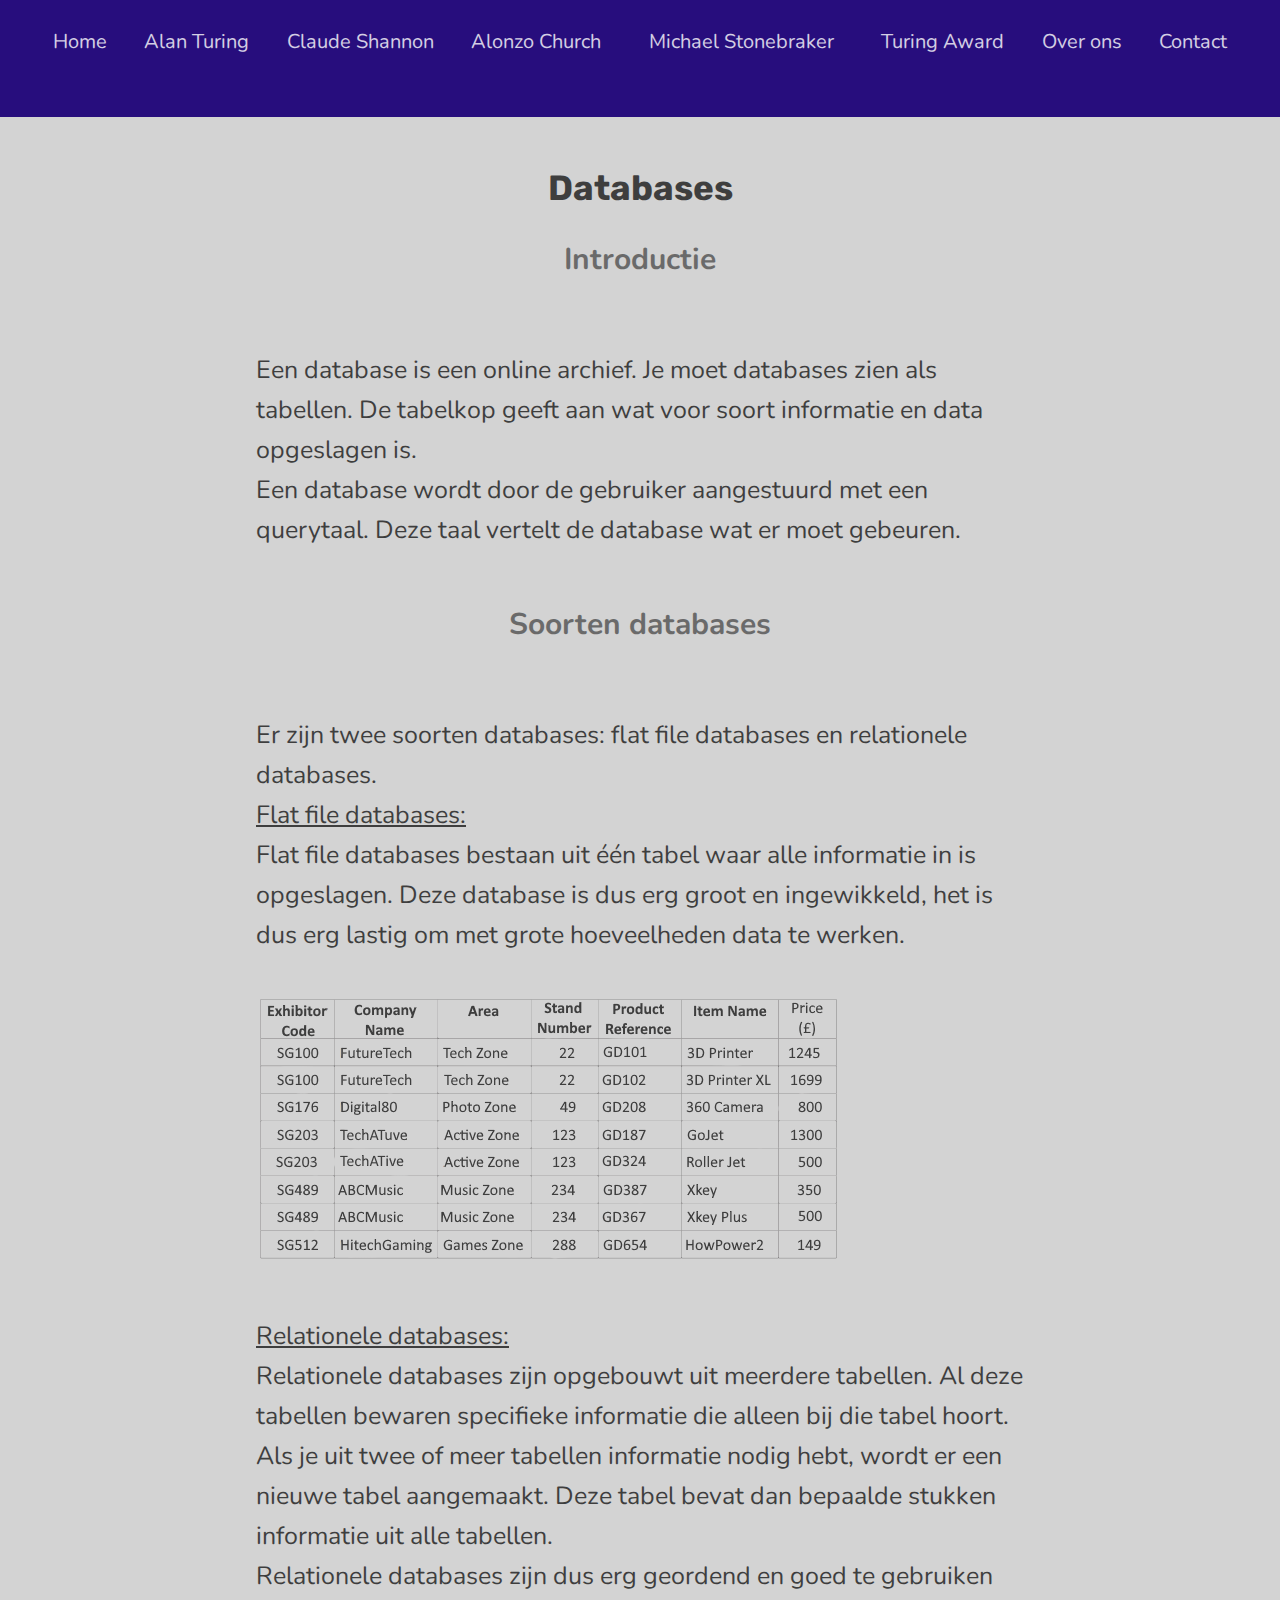
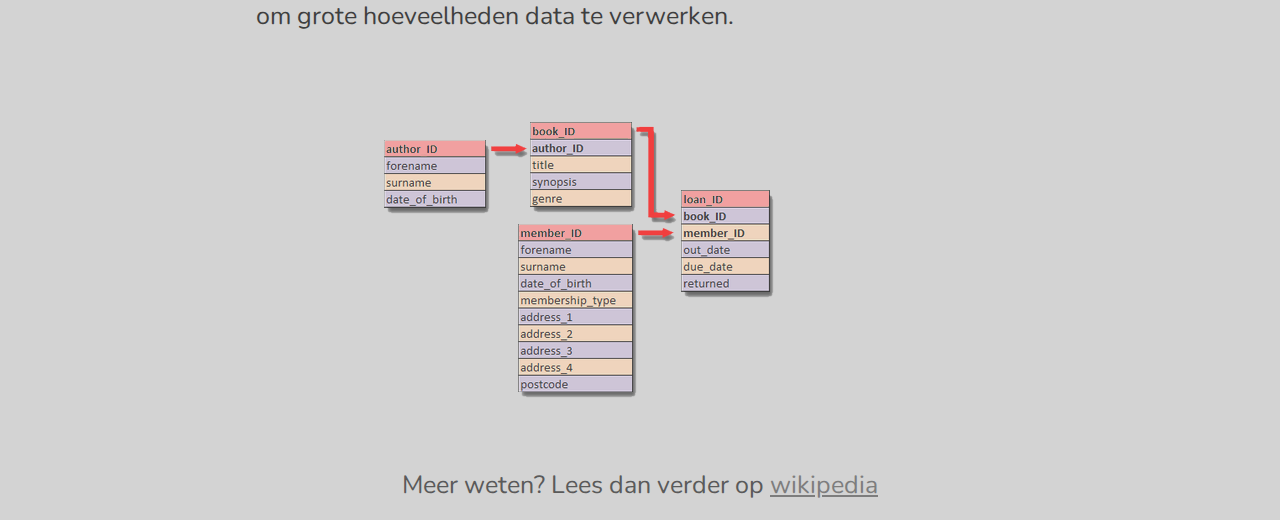
<file: html/databases.html>
<!DOCTYPE html>
<html lang="nl">

<head>
  <meta charset="UTF-8" />
  <meta name="viewport" content="width=device-width, initial-scale=1.0" />
  <meta http-equiv="X-UA-Compatible" content="ie=edge" />
  <title>Databases</title>
  <link href="https://fonts.googleapis.com/css?family=Nunito&display=swap" rel="stylesheet">
  <link href="https://fonts.googleapis.com/css?family=Rubik&display=swap" rel="stylesheet">
  <link href="../styles.css" rel="stylesheet" type="text/css"/>
  <link rel="icon" href='../img/favicon.png' />
</head>

<body>
  <header>
    <nav class="wrapper">
      <ul class="mnu">
        <li class="mnu_item"><a href="../index.html">Home</a></li>
        <li class="mnu_item"><a href="alan.html">Alan Turing</a></li>
        <li class="mnu_item"><a href="claude.html">Claude Shannon</a></li>
        <li class="mnu_item"><a href="alonzo.html">Alonzo Church</a></li>
        <li class="mnu_item">
          <div class="dropdown">
            <button class='mnubtn'>Michael Stonebraker</button>
            <div class="dropdown-content">
              <a href="./levensloop.html">Levensloop</a>
              <a href="./werk.html">Werk</a>
              <a href="#" id='home'>Databases</a>
            </div>
          </div>
        </li>
        <li class="mnu_item"><a href="turing_award.html">Turing Award</a></li>
        <li class="mnu_item"><a href="about.html">Over ons</a></li>
        <li class="mnu_item"><a href="contact.htm">Contact</a></li>
      </ul>
      <div class='burger' onclick='collapseMenu(); removeInfo();'>
        <div class="line1"></div>
        <div class="line2"></div>
        <div class="line3"></div>
      </div>
    </nav>

  </header>
    <div class="text levensloop">
      <h1>Databases</h1>
        <article>
        <p>
        <h2>Introductie</h2>
        <br />
        <p>
          Een database is een online archief. Je moet databases zien als
          tabellen. De tabelkop geeft aan wat voor soort informatie en data
          opgeslagen is.
          <!--De cellen zijn de opgeslagen informatie.--> <br />
          Een database wordt door de gebruiker aangestuurd met een querytaal.
          Deze taal vertelt de database wat er moet gebeuren.
        </p>
        <br />
        <h2>Soorten databases</h2>
        <br />
        <p>
          Er zijn twee soorten databases: flat file databases en relationele
          databases. <br />
          <span>Flat file databases:</span> <br />Flat file databases bestaan
          uit één tabel waar alle informatie in is opgeslagen. Deze database is
          dus erg groot en ingewikkeld, het is dus erg lastig om met grote
          hoeveelheden data te werken.
          <br /><br />
          <img src="../img/flat_file_database.png" alt='Flat file databases' id='ffd'/><br /><br />
          <span>Relationele databases:</span><br />Relationele databases zijn
          opgebouwt uit meerdere tabellen. Al deze tabellen bewaren specifieke
          informatie die alleen bij die tabel hoort. <br />
          Als je uit twee of meer tabellen informatie nodig hebt, wordt er een
          nieuwe tabel aangemaakt. Deze tabel bevat dan bepaalde stukken
          informatie uit alle tabellen. <br />
          Relationele databases zijn dus erg geordend en goed te gebruiken om
          grote hoeveelheden data te verwerken.
          <br /><br /><br />
          <img src="../img/relational_database.png" alt='Schema over relationele databases' id='rd'/>
        </p>
      </article>
  <footer>

    <p>Meer weten? Lees dan verder op
      <a class='wiki' href="http://bit.ly/2QnBsRV" target="_blank">wikipedia</a>
    </p>
  </footer>
  </div>
  <script src='../scoop.js'></script>
</body>

</html>
</file>
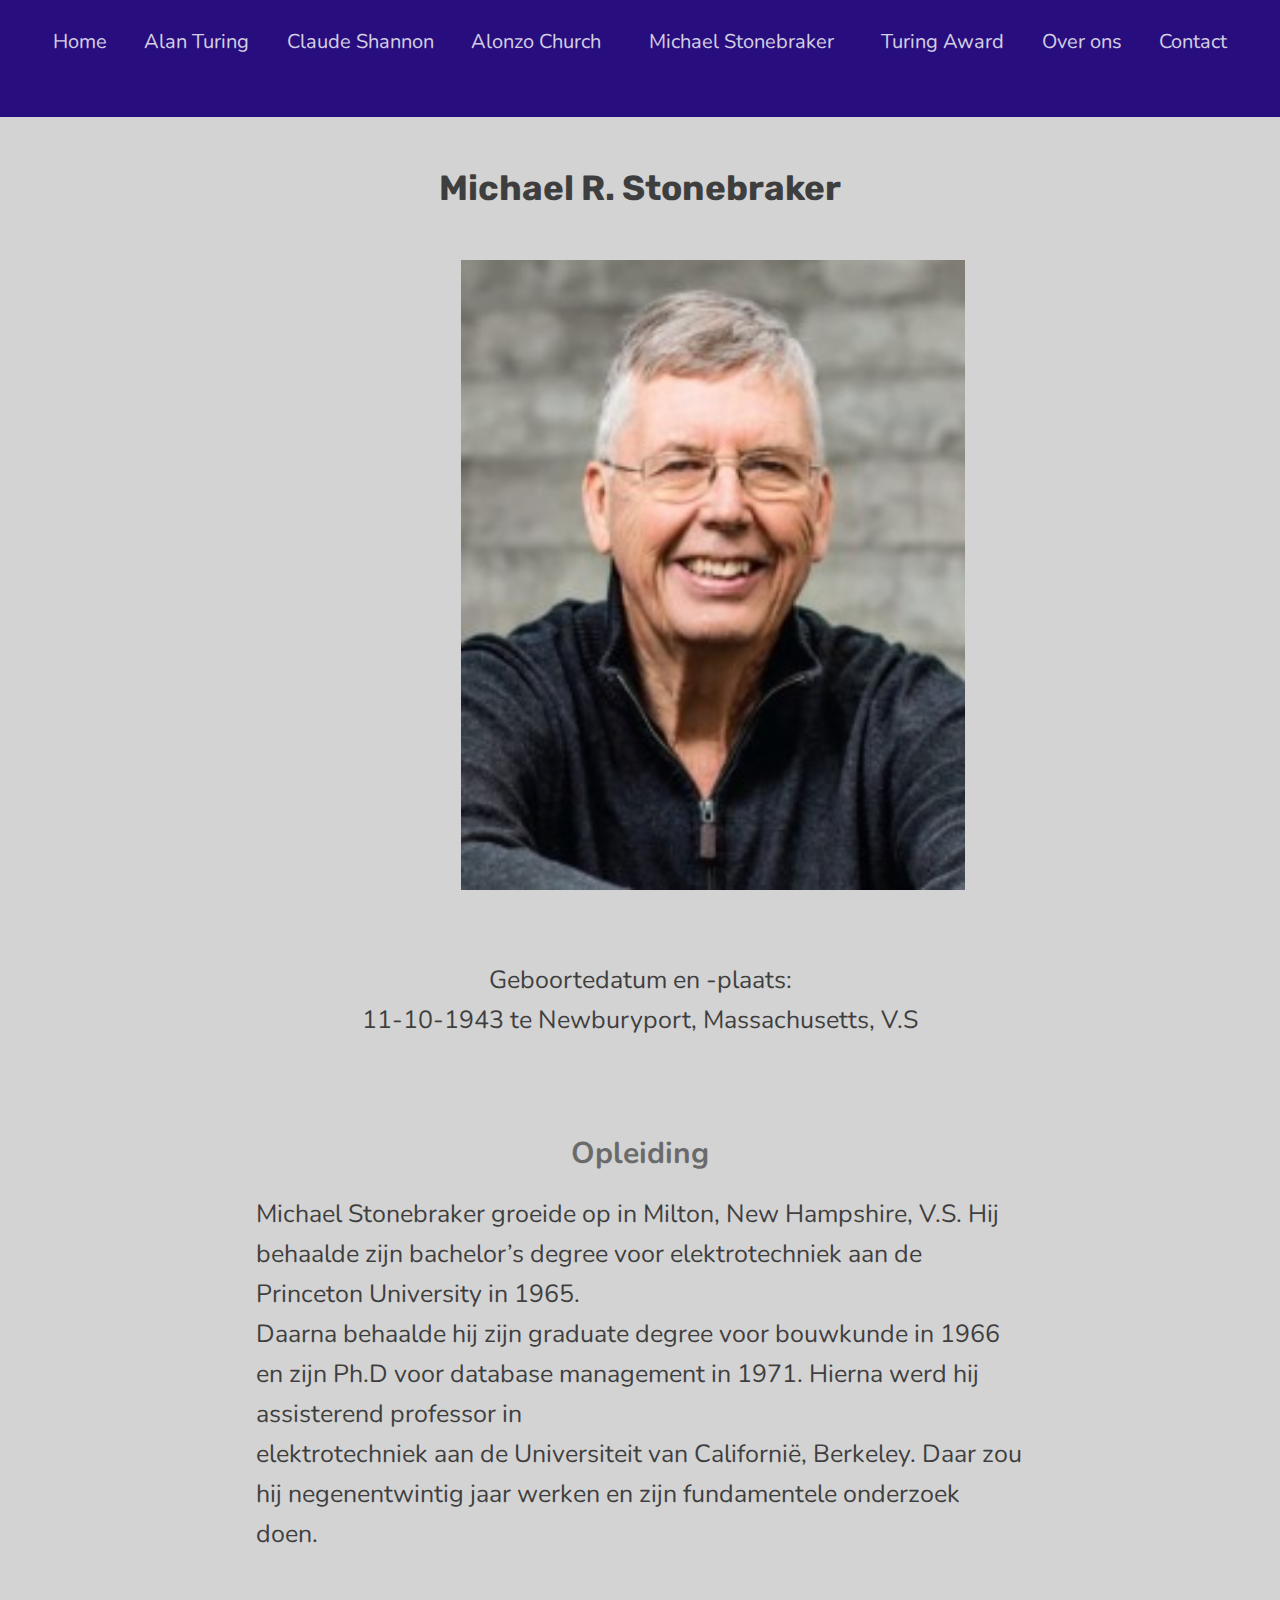
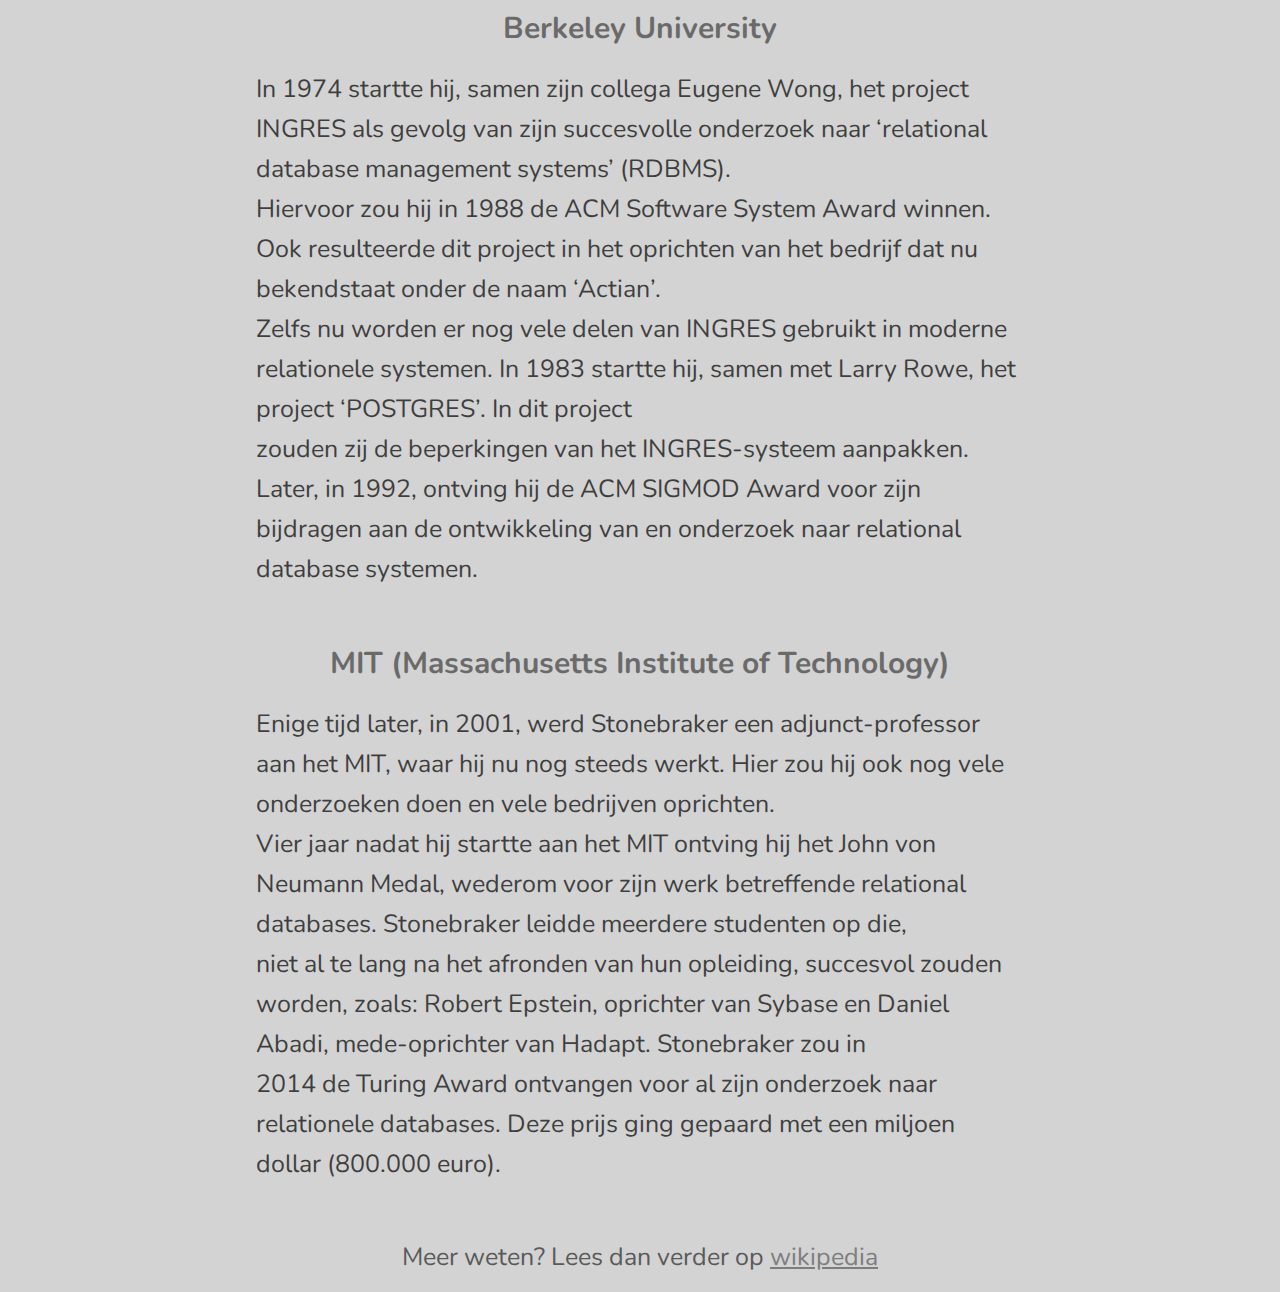
<file: html/levensloop.html>
<!DOCTYPE html>
<html lang="nl">

<head>
  <meta charset="UTF-8" />
  <meta name="viewport" content="width=device-width, initial-scale=1.0" />
  <meta http-equiv="X-UA-Compatible" content="ie=edge" />
  <title>Michael Stonebraker - Levensloop</title>
  <link href="https://fonts.googleapis.com/css?family=Nunito&display=swap" rel="stylesheet">
  <link href="https://fonts.googleapis.com/css?family=Rubik&display=swap" rel="stylesheet">
  <link href="../styles.css" rel="stylesheet" type='text/css'/>
  <link rel="icon" href='../img/favicon.png' />
</head>

<body>
  <header>
    <nav class='wrapper'>
      <ul class="mnu">
        <li class="mnu_item"><a href="../index.html">Home</a></li>
        <li class="mnu_item"><a href="alan.html">Alan Turing</a></li>
        <li class="mnu_item"><a href="claude.html">Claude Shannon</a></li>
        <li class="mnu_item"><a href="alonzo.html">Alonzo Church</a></li>
        <li class="mnu_item">
          <div class="dropdown">
            <button class='mnubtn'>Michael Stonebraker</button>
            <div class="dropdown-content">
              <a href="#" id='home'>Levensloop</a>
              <a href="./werk.html">Werk</a>
              <a href="./databases.html">Databases</a>
            </div>
          </div>
        </li>
        <li class="mnu_item"><a href="turing_award.html">Turing Award</a></li>
        <li class="mnu_item"><a href="about.html">Over ons</a></li>
        <li class="mnu_item"><a href="contact.htm">Contact</a></li>
      </ul>
      <div class='burger' onclick='collapseMenu(); removeInfo();'>
        <div class="line1"></div>
        <div class="line2"></div>
        <div class="line3"></div>
      </div>
    </nav>
  </header>
  <div class="text">
  <h1>Michael R. Stonebraker</h1>
  <img id='micimg' src="../img/michael_stonebraker.jpg" alt="Michael Stonebraker's lachende gezicht." />
  <article class='bio'>
    <p>
      Geboortedatum en -plaats:</p><p>11-10-1943 te Newburyport, Massachusetts,
      V.S
    </p>
  </article>
  <article class='levensloop'>
    <br />
    <h2>Opleiding</h2>
    <p>
      Michael Stonebraker groeide op in Milton, New Hampshire, V.S. Hij
      behaalde zijn bachelor’s degree voor elektrotechniek aan de Princeton
      University in 1965. <br />
      Daarna behaalde hij zijn graduate degree voor bouwkunde in 1966 en
      zijn Ph.D voor database management in 1971. Hierna werd hij
      assisterend professor in <br />
      elektrotechniek aan de Universiteit van Californië, Berkeley. Daar zou
      hij negenentwintig jaar werken en zijn fundamentele onderzoek doen.
    </p>
    <br />
    <h2>Berkeley University</h2>
    <p>
      In 1974 startte hij, samen zijn collega Eugene Wong, het project
      INGRES als gevolg van zijn succesvolle onderzoek naar ‘relational
      database management systems’ (RDBMS). <br />
      Hiervoor zou hij in 1988 de ACM Software System Award winnen. Ook
      resulteerde dit project in het oprichten van het bedrijf dat nu
      bekendstaat onder de naam ‘Actian’. <br />
      Zelfs nu worden er nog vele delen van INGRES gebruikt in moderne
      relationele systemen. In 1983 startte hij, samen met Larry Rowe, het
      project ‘POSTGRES’. In dit project <br />
      zouden zij de beperkingen van het INGRES-systeem aanpakken. Later, in
      1992, ontving hij de ACM SIGMOD Award voor zijn bijdragen aan de
      ontwikkeling van en onderzoek naar relational database systemen.
    </p>
    <br />
    <h2>MIT (Massachusetts Institute of Technology)</h2>
    <p>
      Enige tijd later, in 2001, werd Stonebraker een adjunct-professor aan
      het MIT, waar hij nu nog steeds werkt. Hier zou hij ook nog vele
      onderzoeken doen en vele bedrijven oprichten. <br />
      Vier jaar nadat hij startte aan het MIT ontving hij het John von
      Neumann Medal, wederom voor zijn werk betreffende relational
      databases. Stonebraker leidde meerdere studenten op die, <br />
      niet al te lang na het afronden van hun opleiding, succesvol zouden
      worden, zoals: Robert Epstein, oprichter van Sybase en Daniel Abadi,
      mede-oprichter van Hadapt. Stonebraker zou in <br />
      2014 de Turing Award ontvangen voor al zijn onderzoek naar relationele
      databases. Deze prijs ging gepaard met een miljoen dollar (800.000
      euro).
    </p>
  </article>
  <footer>
    <p>Meer weten? Lees dan verder op
      <a class='wiki' href="http://bit.ly/350ksWX" target="_blank">wikipedia</a>
    </p>
  </footer>
</div>
  <script src='../scoop.js'></script>
</body>

</html>
</file>
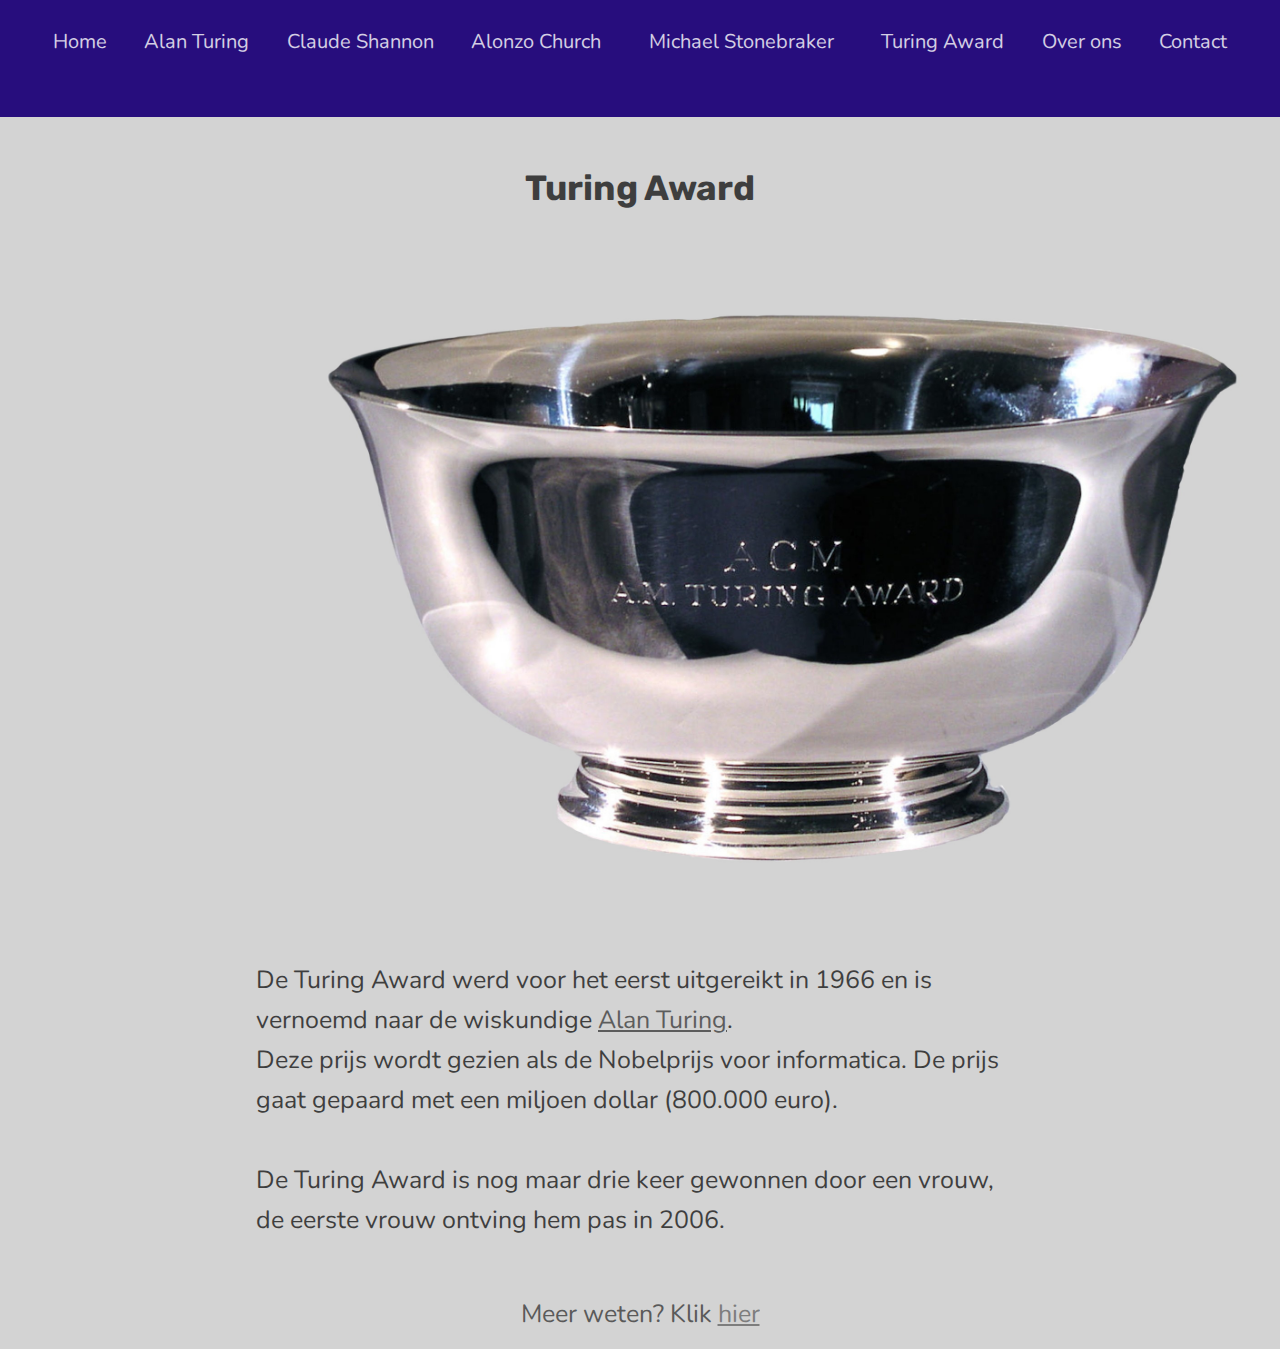
<file: html/turing_award.html>
<!DOCTYPE html>
<html lang="nl">

<head>
  <meta charset="UTF-8" />
  <meta name="viewport" content="width=device-width, initial-scale=1.0" />
  <meta http-equiv="X-UA-Compatible" content="ie=edge" />
  <title>Turing Award</title>
  <link href="https://fonts.googleapis.com/css?family=Nunito&display=swap" rel="stylesheet">
  <link href="https://fonts.googleapis.com/css?family=Rubik&display=swap" rel="stylesheet">
  <link href="../styles.css" rel="stylesheet" type="text/css"/>
  <link rel="icon" href='../img/favicon.ico' />
</head>

<body>
  <header>
    <nav class='wrapper'>
      <ul class="mnu">
        <li class="mnu_item"><a href="../index.html">Home</a></li>
        <li class="mnu_item"><a href="alan.html">Alan Turing</a></li>
        <li class="mnu_item"><a href="claude.html">Claude Shannon</a></li>
        <li class="mnu_item"><a href="alonzo.html">Alonzo Church</a></li>
        <li class="mnu_item">
          <div class="dropdown">
            <button class='mnubtn'>Michael Stonebraker</button>
            <div class="dropdown-content">
              <a href="./levensloop.html">Levensloop</a>
              <a href="./werk.html">Werk</a>
              <a href="./databases.html">Databases</a>
            </div>
          </div>
        </li>
        <li class="mnu_item" id='home'><a href="#">Turing Award</a></li>
        <li class="mnu_item"><a href="about.html">Over ons</a></li>
        <li class="mnu_item"><a href="contact.htm">Contact</a></li>
      </ul>
      <div class='burger' onclick='collapseMenu(); removeInfo();'>
        <div class="line1"></div>
        <div class="line2"></div>
        <div class="line3"></div>
      </div>
    </nav>
  </header>
  <div class="text">
  <h1>Turing Award</h1>
  <img id='award' src="../img/turing_award.jpg" alt="Turing Award schaal" />
  <br />
  <article>
    <p>
      De Turing Award werd voor het eerst uitgereikt in 1966 en is vernoemd
      naar de wiskundige <a class='click' href="./alan.html">Alan Turing</a>. <br />
      Deze prijs wordt gezien als de Nobelprijs voor informatica. De prijs
      gaat gepaard met een miljoen dollar (800.000 euro). <br /><br />
      De Turing Award is nog maar drie keer gewonnen door een vrouw, de
      eerste vrouw ontving hem pas in 2006.
      <!--MEER VERTELLEN OVER DE VROUWEN ENZ.-->
    </p>
  </article>
  <footer>
    <p>Meer weten? Klik
      <a class='wiki' href="http://bit.ly/354iWTM" target="_blank">hier</a>
    </p>
  </footer>
</div>
  <script src='../scoop.js'></script>
</body>

</html>
</file>
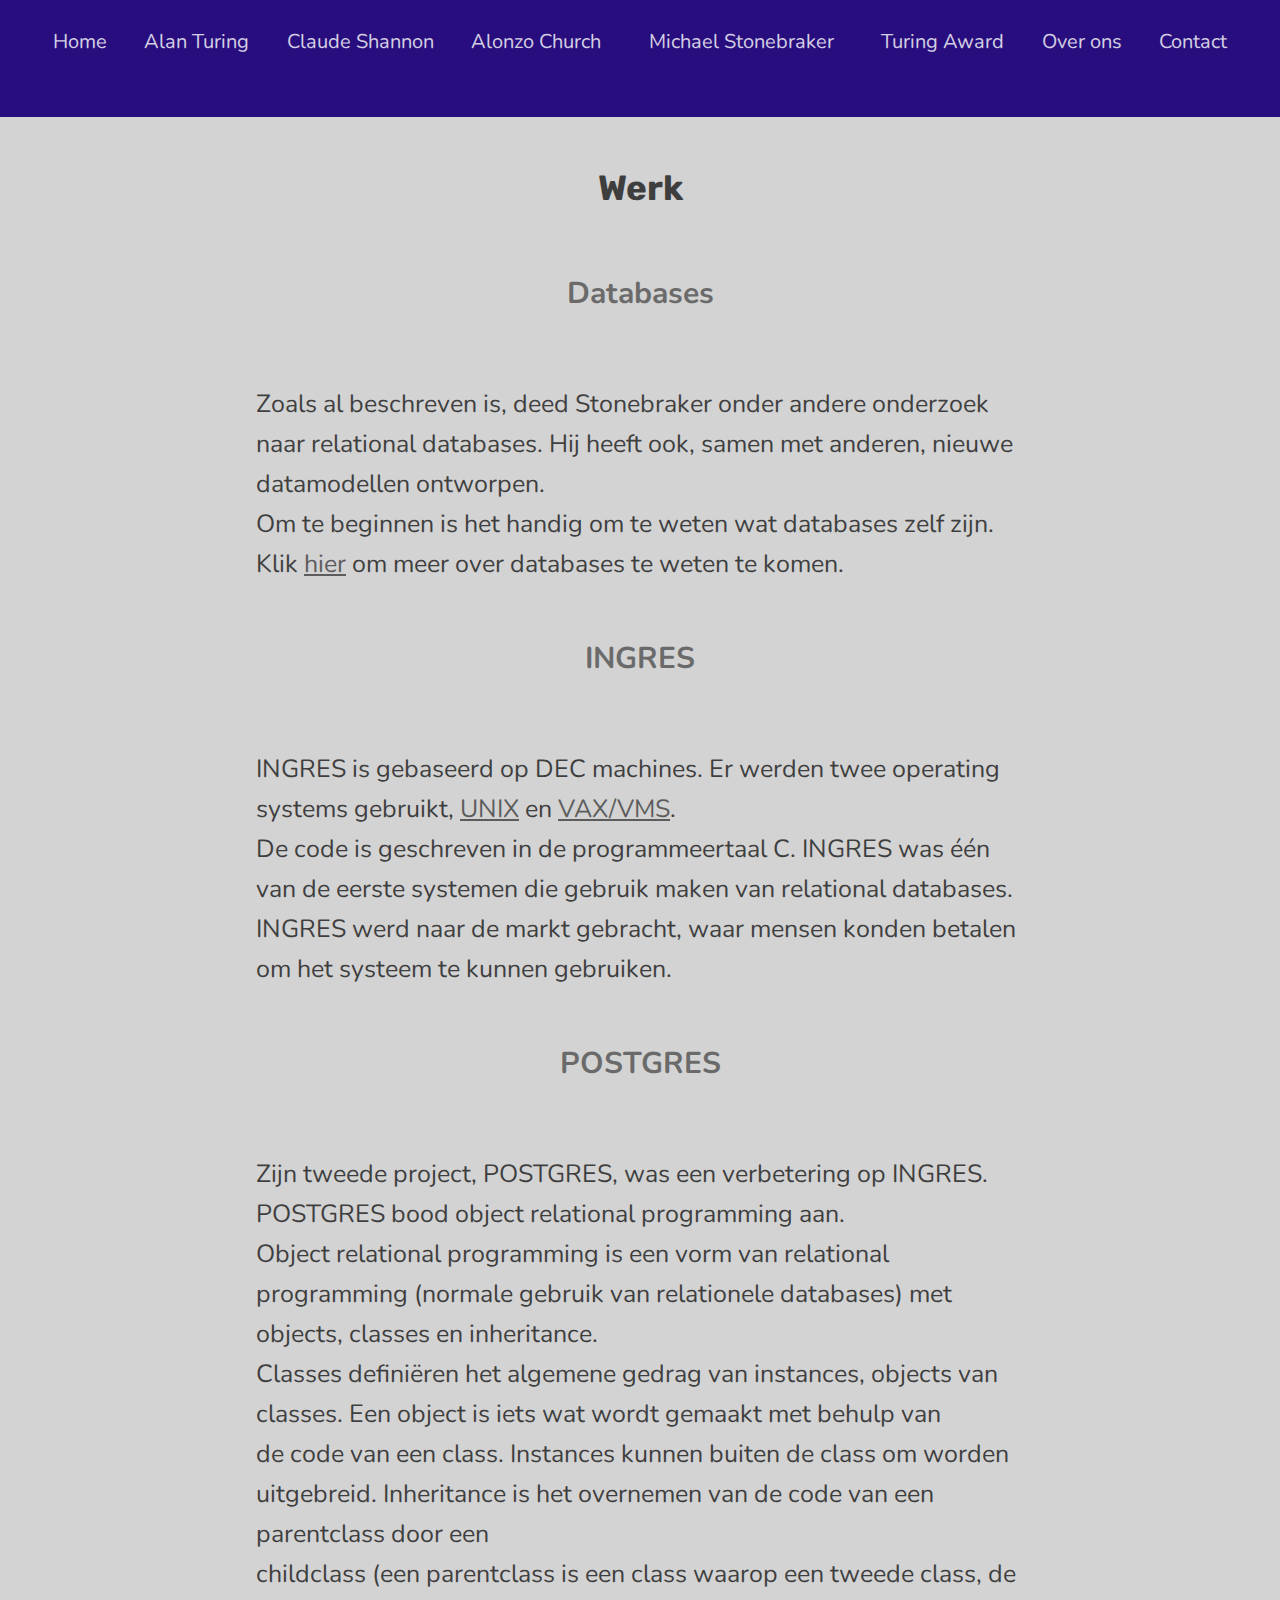
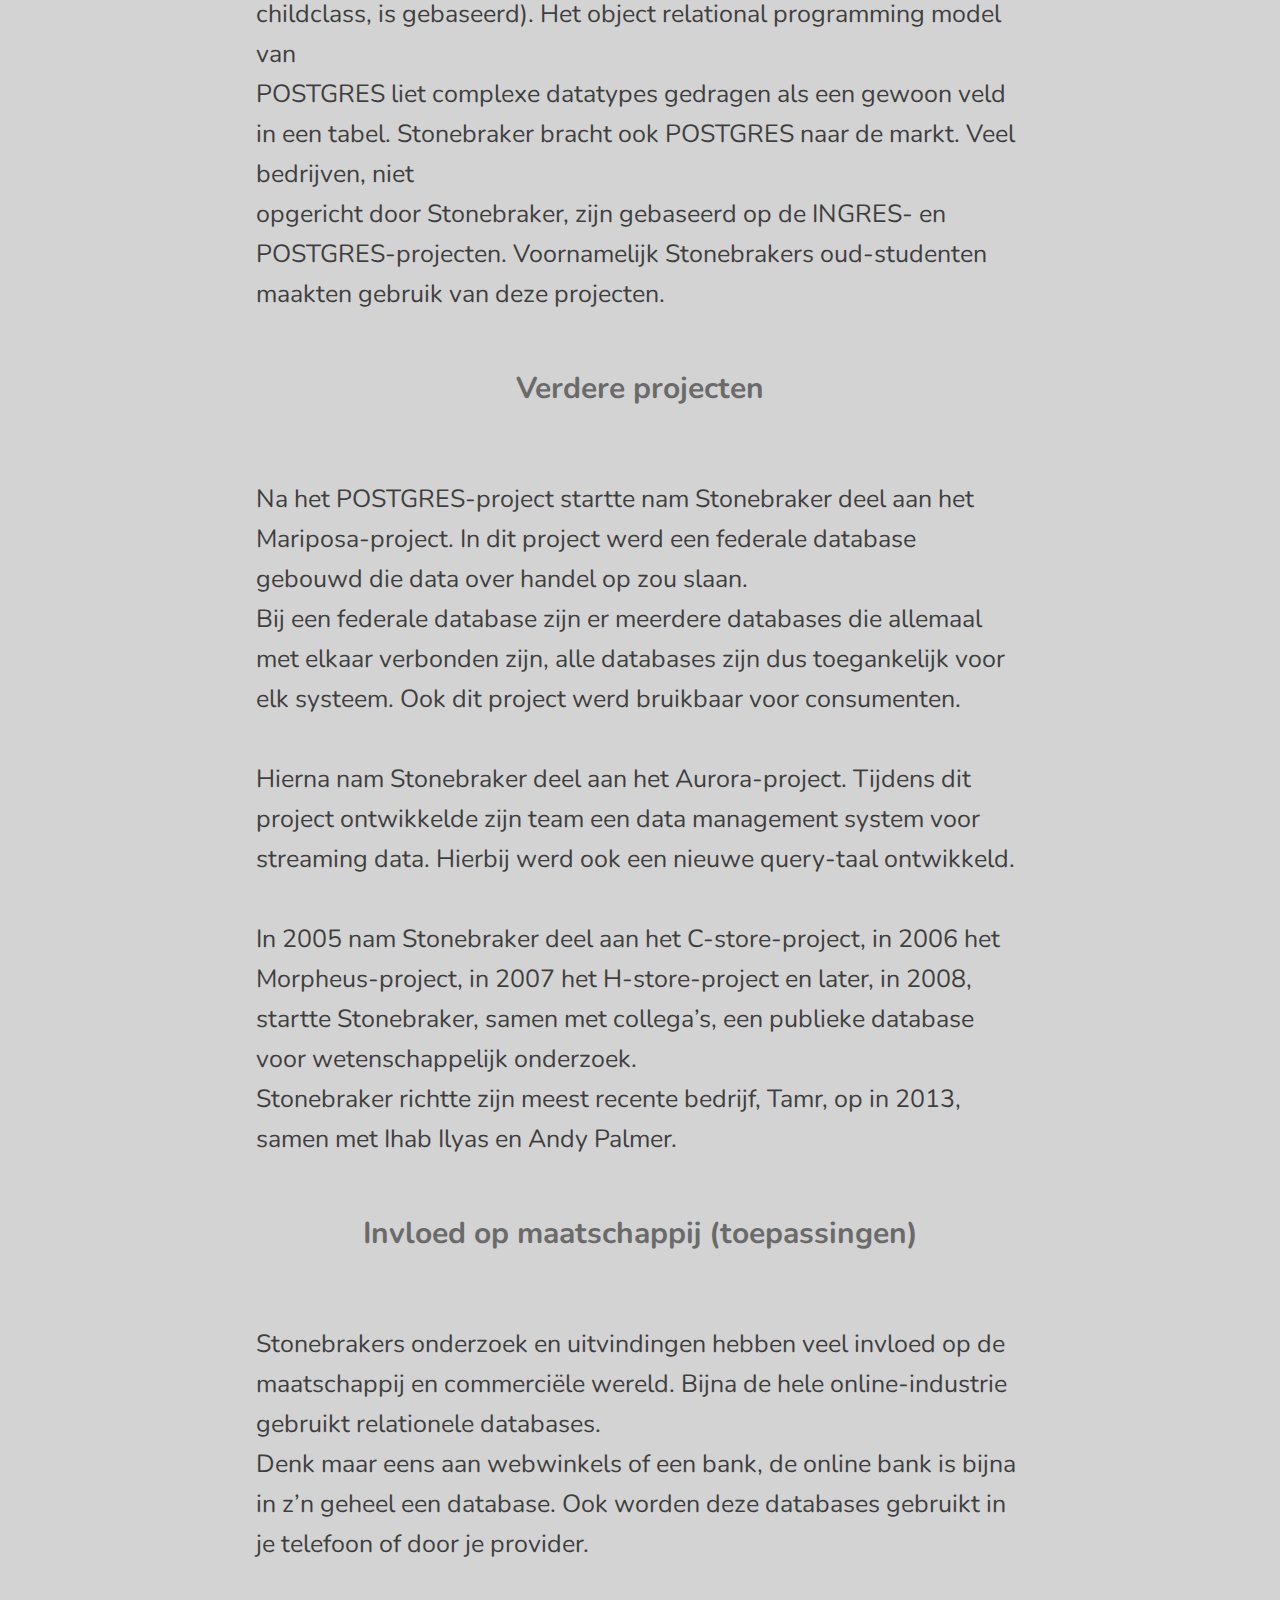
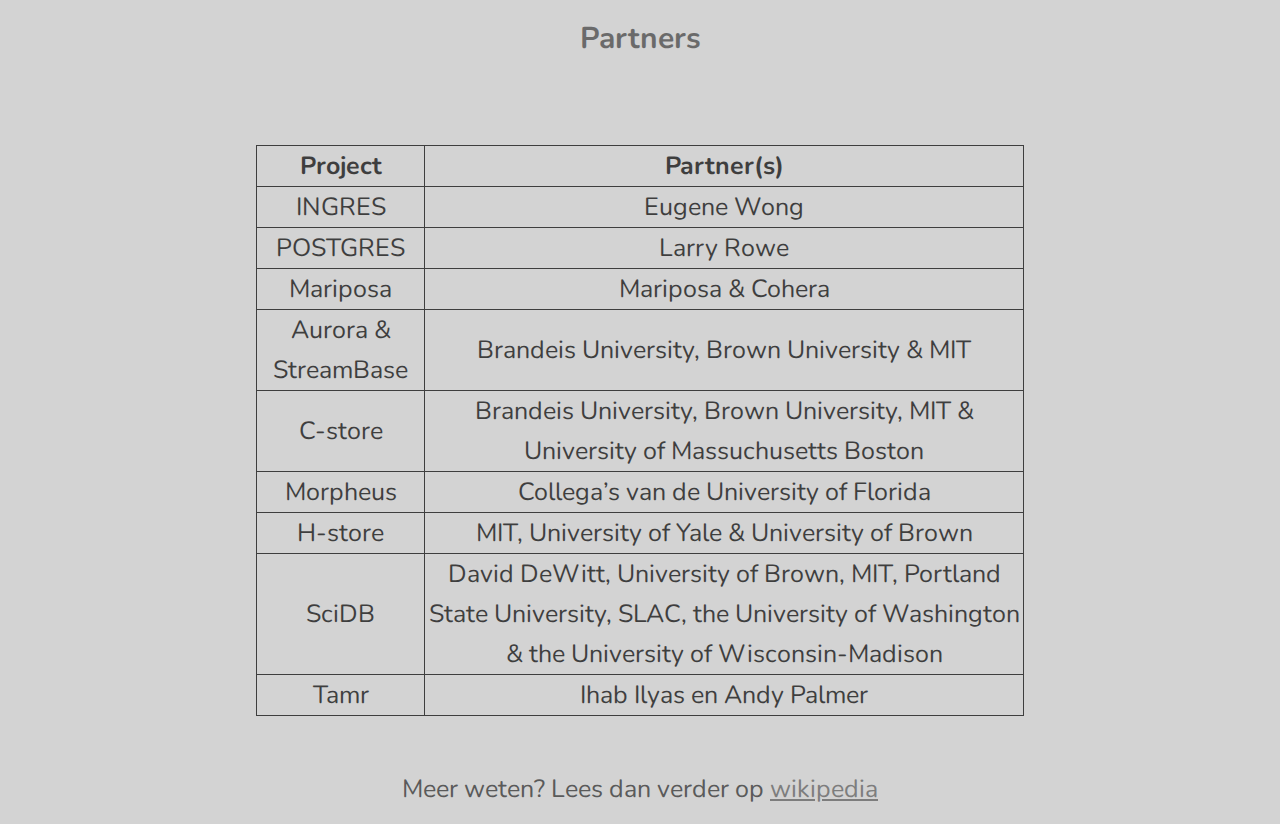
<file: html/werk.html>
<!DOCTYPE html>
<html lang="nl">

<head>
  <meta charset="UTF-8" />
  <meta name="viewport" content="width=device-width, initial-scale=1.0" />
  <meta http-equiv="X-UA-Compatible" content="ie=edge" />
  <title>Michael Stonebraker - Werk</title>
  <link href="https://fonts.googleapis.com/css?family=Nunito&display=swap" rel="stylesheet">
  <link href="https://fonts.googleapis.com/css?family=Rubik&display=swap" rel="stylesheet">
  <link href="../styles.css" rel="stylesheet" type="text/css" />
  <link rel="icon" href='../img/favicon.png' />
</head>

<body>
  <header>
    <nav class='wrapper'>
      <ul class="mnu">
        <li class="mnu_item"><a href="../index.html">Home</a></li>
        <li class="mnu_item"><a href="alan.html">Alan Turing</a></li>
        <li class="mnu_item"><a href="claude.html">Claude Shannon</a></li>
        <li class="mnu_item"><a href="alonzo.html">Alonzo Church</a></li>
        <li class="mnu_item">
          <div class="dropdown">
            <button class='mnubtn'>Michael Stonebraker</button>
            <div class="dropdown-content">
              <a href="./levensloop.html">Levensloop</a>
              <a href="#" id='home'>Werk</a>
              <a href="./databases.html">Databases</a>
            </div>
          </div>
        </li>
        <li class="mnu_item"><a href="turing_award.html">Turing Award</a></li>
        <li class="mnu_item"><a href="about.html">Over ons</a></li>
        <li class="mnu_item"><a href="contact.htm">Contact</a></li>
      </ul>
      <div class='burger' onclick='collapseMenu(); removeInfo();'>
        <div class="line1"></div>
        <div class="line2"></div>
        <div class="line3"></div>
      </div>
    </nav>
  </header>
  <div class="text">
    <h1>Werk</h1>
    <br />
    <article>
      <h2>Databases</h2>
      <br />
      <p>
        Zoals al beschreven is, deed Stonebraker onder andere onderzoek naar
        relational databases. Hij heeft ook, samen met anderen, nieuwe
        datamodellen ontworpen. <br> Om te beginnen is het handig om te weten wat
        databases zelf zijn. Klik <a class='click' href="databases.html">hier</a> om meer
        over databases te weten te komen.
      </p>
      <br />
      <h2>INGRES</h2>
      <br />
      <p>
        INGRES is gebaseerd op DEC machines. Er werden twee operating systems
        gebruikt, <a href="http://bit.ly/362yzfS" class='click' target="_blank">UNIX</a> en
        <a href="http://bit.ly/365ul72" class='click' target="_blank">VAX/VMS</a>. <br> De code is
        geschreven in de programmeertaal C. INGRES was één van de eerste
        systemen die gebruik maken van relational databases. <br> INGRES werd naar
        de markt gebracht, waar mensen konden betalen om het systeem te kunnen
        gebruiken.
      </p>
      <br />
      <h2>POSTGRES</h2>
      <br />
      <p>
        Zijn tweede project, POSTGRES, was een verbetering op INGRES. POSTGRES
        bood object relational programming aan. <br> Object relational programming
        is een vorm van relational programming (normale gebruik van
        relationele databases) met objects, classes en inheritance. <br> Classes
        definiëren het algemene gedrag van instances, objects van classes. Een
        object is iets wat wordt gemaakt met behulp van <br> de code van een class.
        Instances kunnen buiten de class om worden uitgebreid. Inheritance is
        het overnemen van de code van een parentclass door een <br> childclass (een
        parentclass is een class waarop een tweede class, de childclass, is
        gebaseerd). Het object relational programming model van <br> POSTGRES liet
        complexe datatypes gedragen als een gewoon veld in een tabel.
        Stonebraker bracht ook POSTGRES naar de markt. Veel bedrijven, niet <br>
        opgericht door Stonebraker, zijn gebaseerd op de INGRES- en
        POSTGRES-projecten. Voornamelijk Stonebrakers oud-studenten maakten
        gebruik van deze projecten.
      </p>
      <br />
      <h2>Verdere projecten</h2>
      <br />
      <p>
        Na het POSTGRES-project startte nam Stonebraker deel aan het
        Mariposa-project. In dit project werd een federale database gebouwd
        die data over handel op zou slaan. <br> Bij een federale database zijn er
        meerdere databases die allemaal met elkaar verbonden zijn, alle
        databases zijn dus toegankelijk voor elk systeem. Ook dit project werd
        bruikbaar voor consumenten. <br /><br />
        Hierna nam Stonebraker deel aan het Aurora-project. Tijdens dit
        project ontwikkelde zijn team een data management system voor
        streaming data. Hierbij werd ook een nieuwe query-taal ontwikkeld.
        <br /><br />
        In 2005 nam Stonebraker deel aan het C-store-project, in 2006 het
        Morpheus-project, in 2007 het H-store-project en later, in 2008,
        startte Stonebraker, samen met collega’s, een publieke database voor
        wetenschappelijk onderzoek. <br> Stonebraker richtte zijn meest recente
        bedrijf, Tamr, op in 2013, samen met Ihab Ilyas en Andy Palmer.
      </p>
      <br />
      <h2>Invloed op maatschappij (toepassingen)</h2>
      <br />
      <p>
        Stonebrakers onderzoek en uitvindingen hebben veel invloed op de
        maatschappij en commerciële wereld. Bijna de hele online-industrie
        gebruikt relationele databases. <br> Denk maar eens aan webwinkels of een
        bank, de online bank is bijna in z’n geheel een database. Ook worden
        deze databases gebruikt in je telefoon of door je provider.
      </p>
      <br />
      <h2>Partners</h2>
      <br />
      <div class="table">
        <table>
          <thead>
            <tr>
              <th>Project</th>
              <th>Partner(s)</th>
            </tr>
          </thead>
          <tbody>
            <tr>
              <td>INGRES</td>
              <td>Eugene Wong</td>
            </tr>
            <tr>
              <td>POSTGRES</td>
              <td>Larry Rowe</td>
            </tr>
            <tr>
              <td>Mariposa</td>
              <td>Mariposa & Cohera</td>
            </tr>
            <tr>
              <td>Aurora & StreamBase</td>
              <td>Brandeis University, Brown University & MIT</td>
            </tr>
            <tr>
              <td>C-store</td>
              <td>
                Brandeis University, Brown University, MIT & University of
                Massuchusetts Boston
              </td>
            </tr>
            <tr>
              <td>Morpheus</td>
              <td>Collega’s van de University of Florida</td>
            </tr>
            <tr>
              <td>H-store</td>
              <td>MIT, University of Yale & University of Brown</td>
            </tr>
            <tr>
              <td>SciDB</td>
              <td>
                David DeWitt, University of Brown, MIT, Portland State
                University, SLAC, the University of Washington & the University
                of Wisconsin-Madison
              </td>
            </tr>
            <tr>
              <td>Tamr</td>
              <td>Ihab Ilyas en Andy Palmer</td>
            </tr>
          </tbody>
        </table>
      </div>
    </article>
    <footer>
      <p>Meer weten? Lees dan verder op
        <a class='wiki' href="http://bit.ly/350ksWX" target="_blank">wikipedia</a>
      </p>
    </footer>
  </div>
  <script src='../scoop.js'></script>
</body>

</html>
</file>
<file: styles.css>
* {
  margin: 0;
  padding: 0;
  box-sizing: border-box;
}

body,
html {
  background-color: #d3d3d3;
  font-family: "Nunito", sans-serif;
  overflow-x: hidden;
}

section {
  opacity: 0.8;
}

h1 {
  font-family: "Rubik", sans-serif;
  text-align: center;
  margin-top: 50px;
  margin-bottom: 1%;
  font-size: 30px;
  opacity: 0.8;
}

p > a {
  text-decoration: underline;
}

h2 {
  text-align: center;
  font-size: 30px;
  opacity: 0.8;
}

p {
  font-size: 30px;
}

a {
  color: #fff;
  text-decoration: none;
  opacity: 0.8;
}

a:hover {
  color: #6cb0ae;
  text-decoration: underline;
}

.mnu {
  background-color: #270d7d;
  margin-top: 0px;
  height: 13vh;
  display: flex;
  justify-content: space-evenly;
  list-style: none;
  padding: 15px;
}

.mnu_item {
  margin-top: 12px;
  font-size: 20px;
}

article {
  margin-top: 2%;
  width: 60vw;
  margin-left: 20%;
  text-align: left;
  margin-bottom: 3%;
  line-height: 40px;
}

#home {
  pointer-events: none;
  text-decoration: none;
  color: #fff;
}

#home-h2 {
  margin-top: 2%;
  margin-bottom: 3%;
}

#home-pic-l {
  position: absolute;
  top: 12%;
  left: 12%;
  width: 20vw;
  opacity: 1;
}

#home-pic-r {
  position: absolute;
  top: 12%;
  right: 12%;
  width: 20vw;
  opacity: 1;
}

.table {
  margin-top: 2%;
  width: 60vw;
  text-align: center;
  margin-bottom: 3%;
  line-height: 40px;
}

.informatie {
  margin-top: 2%;
  width: 60vw;
  margin-left: 20%;
  margin-bottom: 3%;
  line-height: 40px;
  font-size: 25px;
  opacity: 0.8;
}

.mnubtn {
  background-color: #270d7d;
  color: #fff;
  opacity: 0.8;
  border: none;
  padding: 10px;
  font-size: 20px;
  margin-top: -25px;
  font-family: "Nunito", sans-serif;
}

.mnubtn:hover {
  cursor: pointer;
}

.dropdown {
  position: relative;
  display: inline-block;
}

.dropdown-content {
  border-radius: 10px;
  background-color: #270d7d;
  display: none;
  position: absolute;
  min-width: 160px;
  z-index: 2;
}

.dropdown-content a {
  color: #fff;
  padding: 12px 16px;
  text-decoration: none;
  display: block;
  border-radius: 10px;
}

.dropdown-content a:hover {
  background-color: #240d6e;
  text-decoration: underline;
  color: #6cb0ae;
}

.dropdown:hover .dropdown-content {
  display: block;
}

span {
  text-decoration: underline;
}

.bio {
  text-align: center;
}

footer {
  color: #5a5a5a;
  padding: 15px;
  text-align: center;
}

.wiki {
  color: #5a5a5a;
  font-size: 30px;
  opacity: 0.7;
}

.click {
  color: #000;
}

#award {
  height: 70vh;
  margin: 3% 0% 3% 25%;
}

.hobbys {
  list-style-type: disc;
  font-size: 30px;
  margin-left: 10%;
}

.onzeNaam {
  opacity: 1;
  margin-top: 5%;
  margin-bottom: 4%;
  font-size: 25px;
}

.VULIN1 {
  display: flex;
  justify-content: center;
  margin-left: 37%;
  font-size: 21px;
  padding: 3px;
  margin-bottom: 70px;
}

.submit {
  display: flex;
  justify-content: center;
  margin-left: 45.5%;
  font-size: 30px;
  background: #2a0c8c;
  color: #fff;
  padding: 15px;
  border: none;
  cursor: pointer;
  margin-bottom: 10%;
  text-decoration: none;
}

.Naam {
  margin-top: 4%;
  display: flex;
  margin-left: 40%;
  font-size: 21px;
  padding: 3px;
}

.Email {
  display: flex;
  justify-content: center;
  margin-left: 40%;
  margin-top: 5px;
  font-size: 21px;
  padding: 3px;
  margin-bottom: 15px;
}

#opnemen {
  margin-top: 5%;
  display: flex;
  flex-direction: column;
  justify-content: center;
  align-items: center;
  font-size: 40px;
  opacity: 1;
}

#dienen {
  opacity: 0.9;
  text-decoration: none;
}

/* Repsonsive */

.burger {
  display: none;
  z-index: 4;
}

.burger > div {
  width: 25px;
  height: 3px;
  background-color: #ffffff;
  margin: 5px;
}

#turimg {
  opacity: 1;
  height: 70vh;
  position: relative;
  left: 32.5%;
  margin-top: 15px;
  margin-bottom: 15px;
}

#cldimg {
  height: 70vh;
  position: relative;
  margin-top: 15px;
  margin-bottom: 15px;
  left: 37.5%;
}

#alzimg {
  height: 70vh;
  position: relative;
  margin-bottom: 15px;
  margin-top: 15px;
  left: 32.5%;
}

#micimg {
  height: 70vh;
  margin: 3% 0% 3% 36%;
}

table {
  border-collapse: collapse;
  margin-top: 2%;
  width: 60vw;
  text-align: center;
  margin-bottom: 3%;
  line-height: 40px;
}

table,
th,
td {
  border: 1px solid black;
}

/* Large phones */
@media screen and (max-width: 767px) {
  #home-pic-l,
  #home-pic-r {
    display: none;
  }

  #award {
    height: 40vh;
  }

  #ffd {
    width: 80vw;
  }

  #rd {
    margin-left: -20%;
  }

  p {
    font-size: 20px;
  }

  #turimg {
    height: 50vh;
  }

  nav {
    height: 10vh;
    background-color: #270d7d;
    opacity: 1;
  }

  .burger {
    display: block;
    width: 100vw;
    padding-top: 2%;
    margin-left: 47.5%;
    opacity: 1;
  }

  .mnu {
    position: absolute;
    height: 80vh;
    top: 10vh;
    width: 100vw;
    background-color: #240d6e;
    flex-direction: column;
    align-items: center;
    display: none;
  }

  h1 {
    font-family: "Rubik", sans-serif;
    text-align: center;
    margin-left: 10%;
    margin-top: 50px;
    margin-bottom: 1%;
    font-size: 30px;
    opacity: 0.8;
    display: block;
  }

  h2 {
    font-size: 30px;
    text-align: center;
    margin-top: 4%;
    display: block;
    opacity: 0.7;
    margin-bottom: 15px;
  }

  .informatie {
    width: 80vw;
    margin-left: 15%;
    text-align: left;
    margin-bottom: 3%;
    line-height: 35px;
    font-size: 20px;
    opacity: 0.8;
    display: block;
  }

  .hobbys {
    font-size: 20px;
  }

  .mnubtn {
    background-color: #240d6e;
  }

  article,
  .bio {
    margin-top: 2%;
    width: 80vw;
    margin-left: 15%;
    text-align: left;
    margin-bottom: 3%;
    line-height: 35px;
    opacity: 0.8;
    font-size: 20px;
  }

  .wiki {
    font-size: 20px;
  }

  #opnemen {
    font-size: 35px;
    margin-bottom: 7.5%;
  }

  .Naam {
    margin-left: 38%;
  }

  .Email {
    margin-left: 38%;
    margin-bottom: 4%;
  }

  .VULIN1 {
    margin-left: 33%;
  }
}

/*iPad portrait*/
@media screen and (max-width: 768px) {
  nav {
    height: 10vh;
    background-color: #270d7d;
    opacity: 1;
  }

  #award {
    height: 30vh;
    margin-left: 21%;
  }

  #turimg,
  #cldimg,
  #alzimg {
    height: 60vh;
    margin-left: -10%;
    margin-bottom: 10%;
  }

  #micimg {
    height: 60vh;
    margin-left: 20%;
    margin-bottom: 10%;
  }

  #rd {
    margin-left: -20%;
  }

  #ffd {
    margin-left: -10%;
  }

  .onzeNaam {
    font-size: 30px;
  }

  .burger {
    display: block;
    width: 100vw;
    padding-top: 4.5%;
    margin-left: 47.5%;
    opacity: 1;
  }

  .mnu {
    position: absolute;
    height: 80vh;
    top: 10vh;
    width: 100vw;
    background-color: #240d6e;
    flex-direction: column;
    align-items: center;
    display: none;
  }

  .mnubtn {
    background-color: #240d6e;
  }

  #home-pic-r {
    top: 13.9%;
    right: 2%;
  }

  #home-pic-l {
    top: 13.9%;
    left: 2%;
  }
}

/*iPhone 6/7/8 Plus portrait */
@media screen and (max-width: 530px) {
  #home-pic-l,
  #home-pic-r {
    display: none;
  }

  p {
    font-size: 20px;
  }

  #award {
    height: 30vh;
  }

  #ffd {
    display: none;
  }

  #rd {
    margin-left: -50%;
  }

  .burger {
    display: block;
    width: 100vw;
    padding-top: 5%;
    margin-left: 47.5%;
    opacity: 1;
  }

  h1 {
    margin-left: 4%;
    margin-top: 50px;
    margin-bottom: 1%;
    font-size: 30px;
    opacity: 0.8;
    display: block;
    font-size: 30px;
  }

  h2 {
    font-size: 25px;
    margin-bottom: 2%;
  }

  .informatie {
    width: 90vw;
    margin-left: 8%;
    text-align: left;
    margin-bottom: 3%;
    line-height: 35px;
    font-size: 20px;
    opacity: 0.8;
    display: block;
  }

  .hobbys {
    font-size: 20px;
  }

  article {
    margin-top: 2%;
    width: 70vw;
    margin-left: 15%;
    text-align: left;
    margin-bottom: 3%;
    font-size: 15px;
  }

  .wiki {
    font-size: 20px;
  }

  #turimg {
    height: 50vh;
    position: relative;
    left: 30%;
  }

  #cldimg {
    height: 50vh;
    position: relative;
    left: 32.5%;
  }

  #alzimg {
    height: 50vh;
    position: relative;
    left: 30.5%;
  }

  #micimg {
    position: relative;
    right: 20%;
  }

  #opnemen {
    font-size: 30px;
  }

  .Naam {
    margin-left: 23%;
    width: 65vw;
  }

  .Email {
    margin-left: 23%;
    width: 65vw;
  }

  .VULIN1 {
    margin-left: 23%;
    width: 65vw;
  }

  .submit {
    margin-left: 42%;
  }
}

/*Small phones*/
@media screen and (max-width: 380px) {
  #home-pic-l,
  #home-pic-r {
    display: none;
  }

  #opnemen {
    font-size: 20px;
  }

  .submit {
    width: 30vw;
    margin-left: 38%;
  }

  #dienen {
    font-size: 20px;
  }

  #ffd,
  #rd {
    display: none;
  }

  #award {
    display: none;
  }

  .burger {
    display: block;
    width: 100vw;
    padding-top: 3%;
    margin-left: 47.5%;
    opacity: 1;
  }

  #cldimg {
    position: relative;
    left: 10%;
  }

  #turimg {
    position: relative;
    left: 17.5%;
  }

  #alzimg {
    height: 50vh;
    position: relative;
    left: 20%;
  }

  #micimg {
    position: relative;
    height: 60vh;
    right: 30%;
  }
}

/*Breaking point, small tablets*/
@media screen and (min-width: 769px) and (max-width: 1000px) {
  #turimg {
    position: relative;
    left: 3%;
  }
  .mnu_item {
    margin-top: 20px;
    font-size: 13px;
  }

  .VULIN1 {
    margin-left: 33.5%;
  }

  .submit {
    margin-left: 43.5%;
  }

  .Naam {
    margin-left: 37.5%;
  }

  .Email {
    margin-left: 37.5%;
  }

  #award {
    height: 50vh;
  }

  .bio {
    opacity: 0.7;
  }

  .mnubtn {
    font-size: 13px;
  }

  .homepage-pic {
    position: relative;
    right: 60%;
  }

  .informatie {
    width: 70vw;
    margin-left: 17.5%;
    text-align: left;
  }

  .hobbys {
    font-size: 20px;
  }

  article {
    width: 70vw;
    margin-left: 17.5%;
    text-align: left;
    opacity: 0.7;
  }

  p {
    font-size: 20px;
    line-height: 35px;
  }

  h2 {
    font-size: 25px;
    margin-bottom: 15px;
  }

  .wiki {
    font-size: 20px;
  }
}

@media screen and (min-width: 1001px) and (max-width: 1023px) {
  .hobbys {
    font-size: 25px;
  }

  h1 {
    font-size: 35px;
  }

  #award {
    height: 45vh;
  }

  h2 {
    font-size: 30px;
    opacity: 0.7;
    margin-bottom: 15px;
  }

  p {
    font-size: 25px;
  }

  article {
    opacity: 0.7;
    line-height: 40px;
  }

  .bio {
    opacity: 0.7;
  }

  .informatie {
    font-size: 25px;
    line-height: 45px;
    width: 70vw;
    margin-left: 17.5%;
    opacity: 0.7;
  }

  .homepage-pic {
    position: relative;
    right: 10%;
  }

  .mnu_item {
    margin-top: 17px;
    font-size: 17px;
  }

  .mnubtn {
    font-size: 17px;
  }

  .wiki {
    font-size: 25px;
  }

  #turimg {
    position: relative;
    left: 37.5%;
    margin-bottom: 15px;
  }
}

/*iPad landscape*/
@media screen and (min-width: 1023px) and (max-width: 1222px) {
  #home-pic-l {
    top: 18%;
    left: 7%;
  }

  #home-pic-r {
    top: 18%;
    right: 7%;
  }

  #turimg {
    margin-bottom: 4%;
  }

  #cldimg {
    margin-left: -3.5%;
  }

  #micimg {
    margin-left: 30%;
  }

  #award {
    height: 50vh;
    margin-left: 22.5%;
  }
}

@media screen and (min-width: 1223px) and (max-width: 1299px) {
  h1 {
    font-size: 35px;
    opacity: 0.7;
  }

  h2 {
    font-size: 30px;
    opacity: 0.7;
    margin-bottom: 15px;
  }

  p {
    font-size: 25px;
    line-height: 40px;
  }

  .informatie {
    font-size: 25px;
    line-height: 50px;
    opacity: 0.7;
  }

  .bio {
    opacity: 0.7;
  }

  article {
    font-size: 25px;
    line-height: 50px;
    opacity: 0.7;
  }

  .hobbys {
    font-size: 25px;
  }

  .mnu_item {
    margin-top: 13px;
    font-size: 20px;
  }

  .mnubtn {
    font-size: 20px;
  }

  #turimg {
    position: relative;
    left: 35%;
  }

  .wiki {
    font-size: 25px;
  }

  #home-pic-l {
    left: 11%;
    margin-top: 1.4%;
  }

  #home-pic-r {
    right: 11%;
    margin-top: 1.4%;
  }
}

@media screen and (min-width: 1299px) and (max-width: 1364px) {
  h1 {
    font-size: 50px;
  }

  h2 {
    font-size: 40px;
  }

  .informatie {
    font-size: 28px;
    line-height: 46px;
    margin-top: 4%;
  }

  .mnu_item {
    margin-top: 1.5%;
    font-size: 25px;
  }

  .mnubtn {
    font-size: 25px;
  }

  article {
    font-size: 30px;
    line-height: 55px;
  }

  #home-pic-l {
    left: 6%;
  }

  #home-pic-r {
    right: 6%;
  }
}

/*iPad Pro landscape*/
@media screen and (min-width: 1365px) {
  .onzeNaam {
    font-size: 40px;
  }

  #turimg {
    margin-bottom: 5%;
  }

  #cldimg {
    height: 70vh;
    margin-left: -2%;
    margin-bottom: 5%;
  }

  #micimg {
    margin-left: 29%;
  }

  #ffd {
    margin-left: 20%;
  }

  #rd {
    margin-left: 15%;
  }

  #award {
    height: 60vh;
    margin-left: 17.5%;
  }

  .mnu {
    padding-top: 30px;
  }
}
</file>
